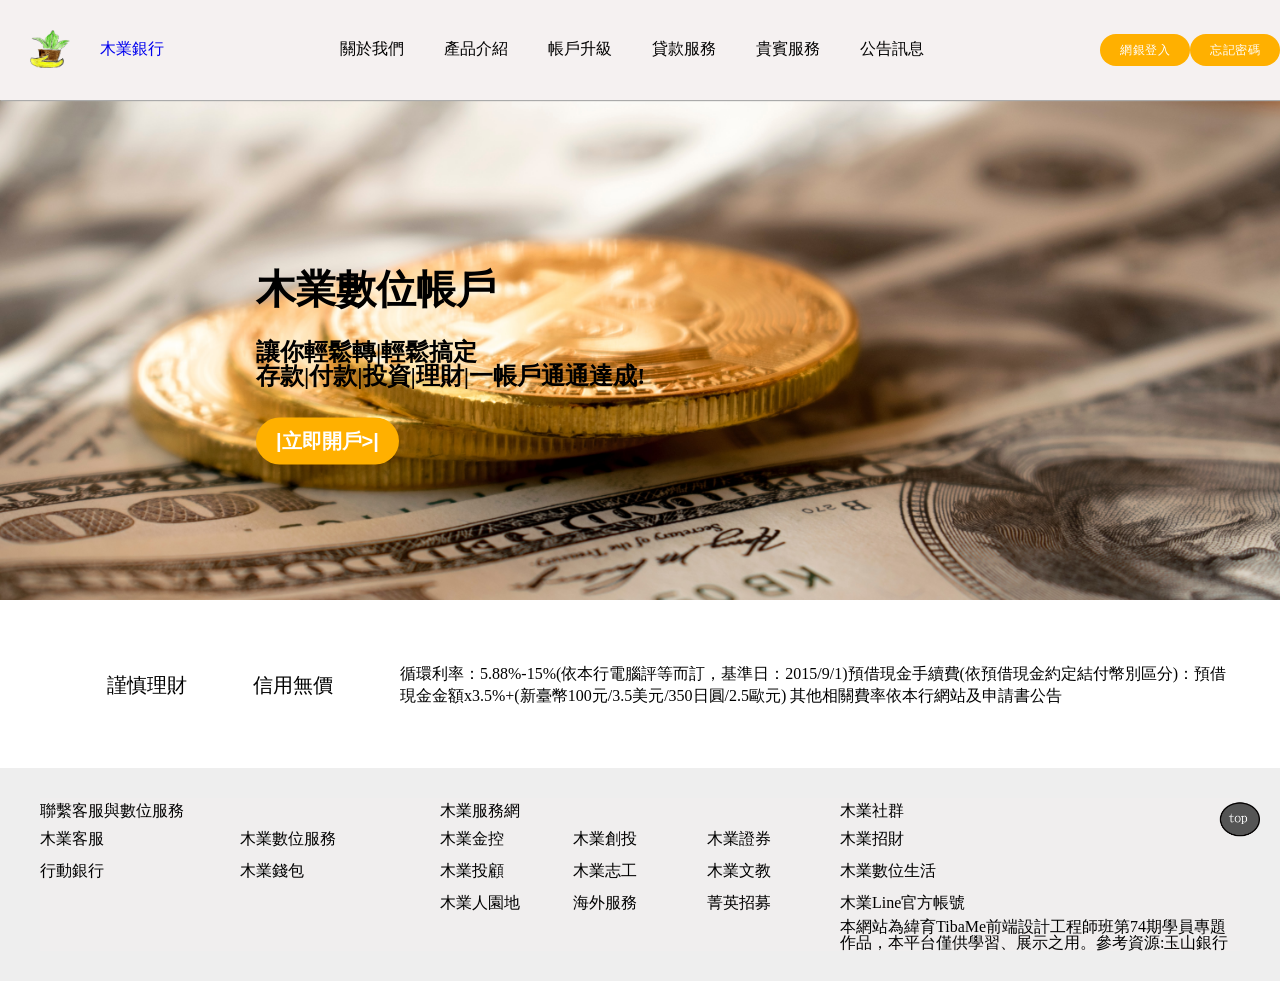
<file: html/Open an account.html>
<!DOCTYPE html>
<html lang="en">
<head>
    <meta charset="UTF-8">
    <meta http-equiv="X-UA-Compatible" content="IE=edge">
    <meta name="viewport" content="width=device-width, initial-scale=1.0">
    <title>木業銀行 Taiwan|開戶頁面</title>
    <link rel="stylesheet" href="../css/reset.css">
    <link rel="stylesheet" href="../css/bank.css">
    <link rel="preconnect" href="https://fonts.googleapis.com">
    <link rel="preconnect" href="https://fonts.gstatic.com" crossorigin>
    <link href="https://fonts.googleapis.com/css2?family=IBM+Plex+Sans+Thai+Looped:wght@300&display=swap" rel="stylesheet">

</head>
<body>
    <section class="mainnav">
        <div class="container">
            <div class="logo">
                <div class="pic">
                 <a href="../html/intex.html"><img  src="../pic/logo.png" alt="">
                </div>
                <h1>木業銀行</h1>               
            </a>
        </div>
           <ul class="navbar">
                <li>
                    <a href="../html/aboutus.html">關於我們</a>
                </li>
                <li>
                    <a href="../html/product description.html">產品介紹</a>
                </li>
                <li>
                    <a href="#">帳戶升級</a>
                </li>
                <li>
                    <a href="./loanbanner.html">貸款服務</a>
                </li>
                <li>
                    <a href="../html/vip.html">貴賓服務</a>
                </li>
                <li>
                    <a href="#">公告訊息</a>
                </li>
            </ul>
            <ul class="login">
                <li>
                    <a href="a"><h2>網銀登入</h2></a>
                </li>
                <li>
                    <a href="../html/restet.html">  忘記密碼</a>
                </li>
            </ul>
                    
       </div>

   </section>
    <section class="mainimg">
        <div class="container">
         <div class="pic">
             <img src="../pic/money-1.jpg" alt="#">
         </div>
         <div class="txt">
                 <h2>木業數位帳戶</h2>
                 <P>讓你輕鬆轉|輕鬆搞定</P>
                 <P>存款|付款|投資|理財|一帳戶通通達成!</P>
                 <button>|立即開戶>|</button>
         </div>
     </div>
    </section>



    <section class="fotter">
        <div class="container">
            <div class="item">
                <div class="banner-1">
                    <div class="pic">
                            <div class="cash">
                                <h2>謹慎理財</h2>
                                <h2>信用無價</h2>
                            </div>
                            <div class="txt">
                                <p>循環利率：5.88%-15%(依本行電腦評等而訂，基準日：2015/9/1)預借現金手續費(依預借現金約定結付幣別區分)：預借現金金額x3.5%+(新臺幣100元/3.5美元/350日圓/2.5歐元) 其他相關費率依本行網站及申請書公告</p>
                            </div> 
                    </div>
                </div>
            </div>
        </div>
</section>
<section class="fotter-1">
    <div class="container">
        <div class="item">
            <h2>聯繫客服與數位服務</h2>
            <ul class="ecoutmer">
                <li>
                    <a href="#">木業客服</a>
                </li>
                <li>
                    <a href="#">木業數位服務</a>
                </li>
                <li> 
                    <a href="#">行動銀行</a>
                </li>
                <li>
                    <a href="#">木業錢包</a>
                </li>
            </ul>
        </div>
        <div class="item">
            <h2>木業服務網</h2>
            <ul class="ecoutmer-1">
                <li>
                    <a href="#">木業金控</a>
                </li>
                <li>
                    <a href="#">木業創投</a>
                </li>
                <li> 
                    <a href="#">木業證券</a>
                </li>
                <li>
                    <a href="#">木業投顧</a>
                </li>
                <li>
                    <a href="#">木業志工</a>
                </li>
                <li>
                    <a href="#">木業文教</a>
                </li>
                <li> 
                    <a href="#">木業人園地</a>
                </li>
                <li>
                    <a href="#">海外服務</a>
                </li>
                <li>
                    <a href="#">菁英招募</a>
                </li>
            </ul> 
        </div>
        <div class="item">
                <h2>木業社群</h2>
            <div class="wrap">
                <ul class="e-coutmer-2">
                    <li>
                        <a href="#">木業招財</a>
                    </li>
                    <li>
                        <a href="#">木業數位生活</a>
                    </li>
                    <li> 
                        <a href="#">木業Line官方帳號</a>
                    </li>
                    <li>
                        <p>本網站為緯育TibaMe前端設計工程師班第74期學員專題作品，本平台僅供學習、展示之用。參考資源:玉山銀行</p>
                    </li>
                </ul>
            </div>
         </div>

</section>
<section class="backtotop">
<div class="pic">
    <img src="../pic/top.png" alt="">
</div>
</section>
</body>
</html>
</file>
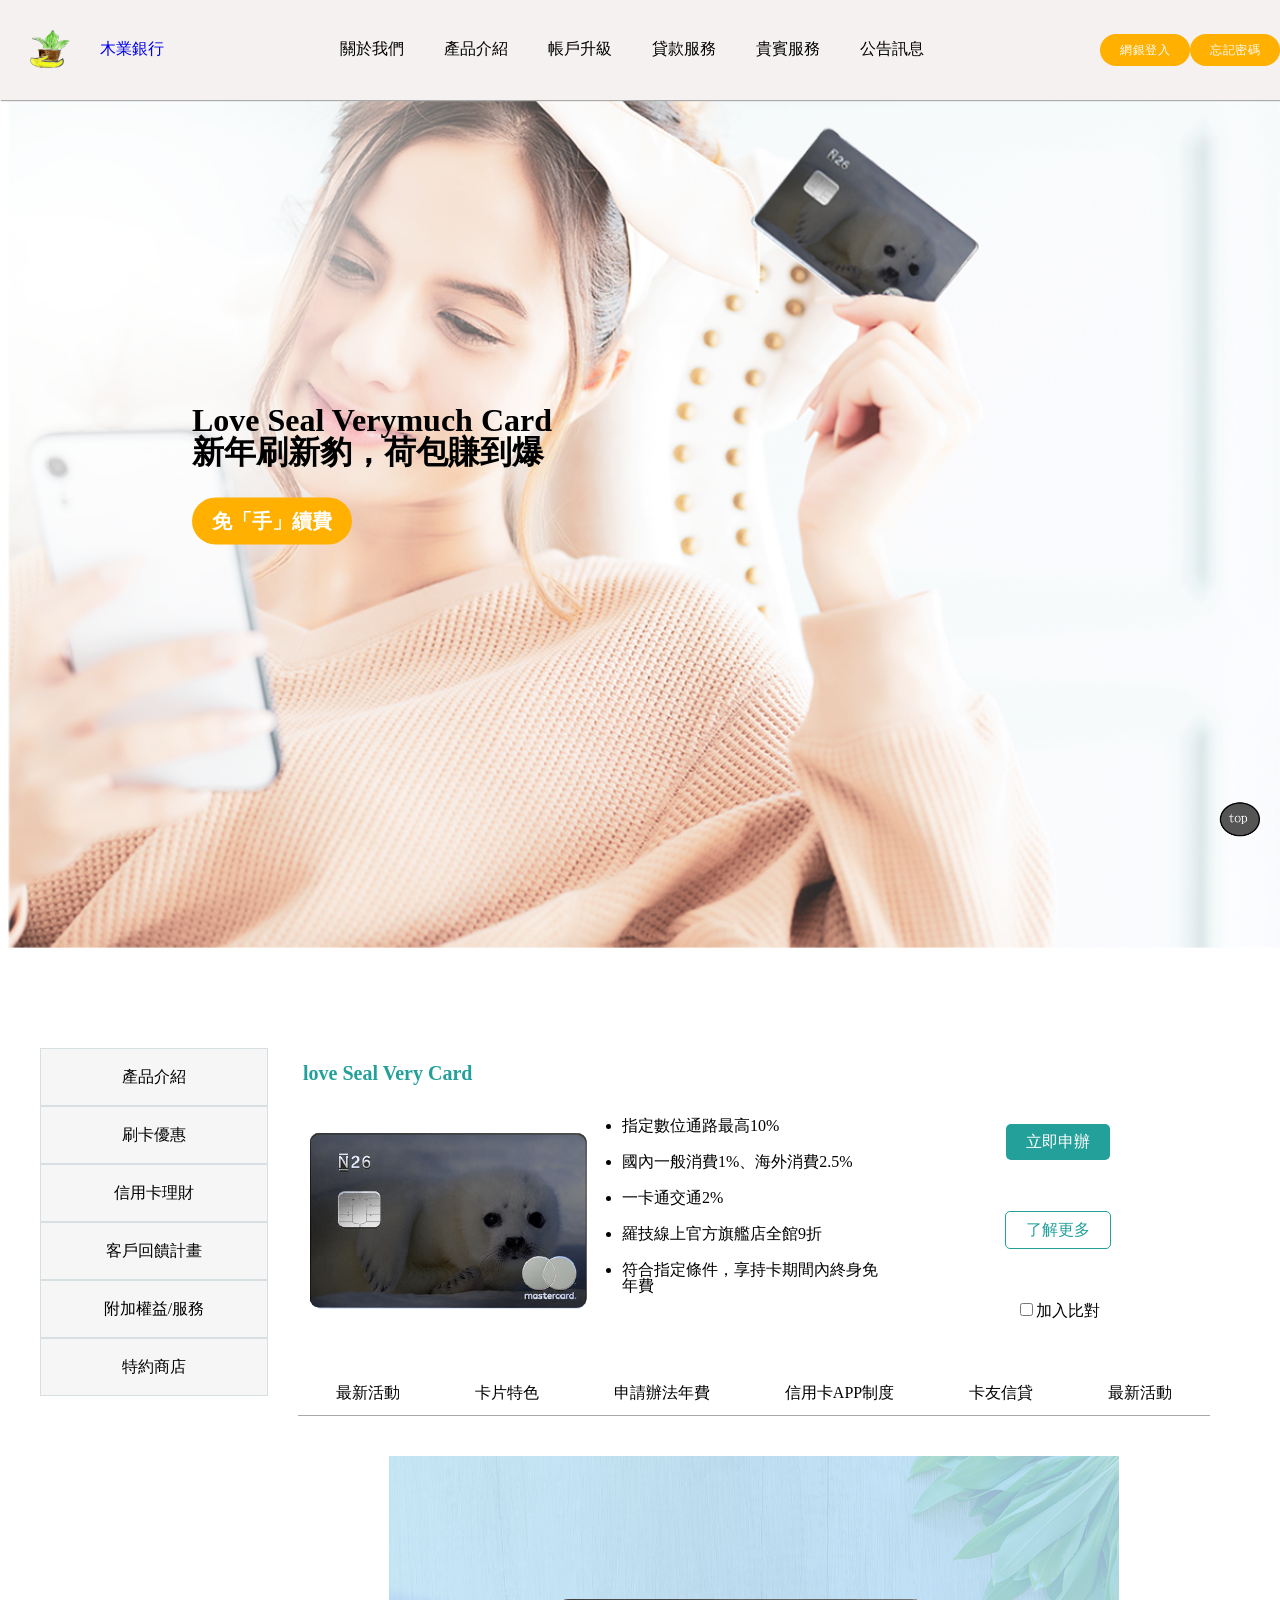
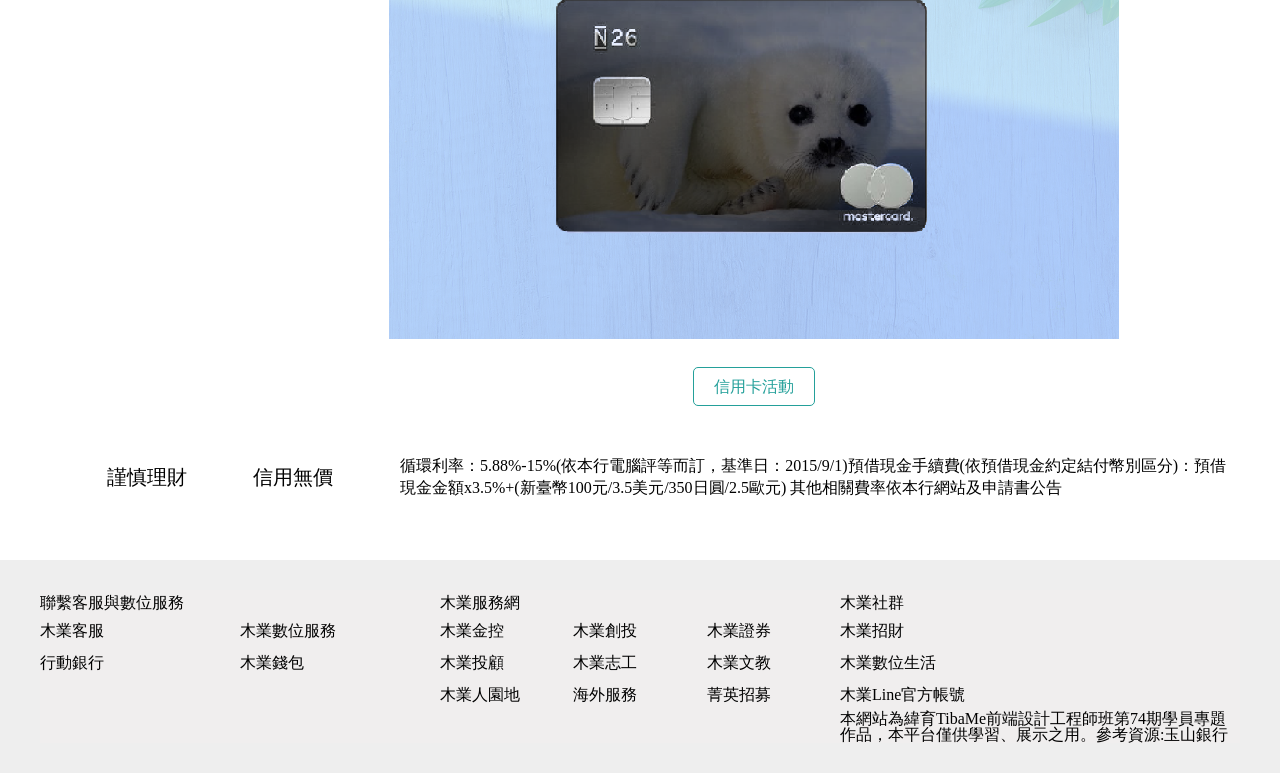
<file: html/product description.html>
<!DOCTYPE html>
<html lang="en">
<head>
    <meta charset="UTF-8">
    <meta http-equiv="X-UA-Compatible" content="IE=edge">
    <meta name="viewport" content="width=device-width, initial-scale=1.0">
    <title>木業銀行 Taiwan|產品介紹</title>
    <link rel="stylesheet" href="../css/reset.css">
    <link rel="stylesheet" href="../css/bank.css">
    <link rel="preconnect" href="https://fonts.googleapis.com">
    <link rel="preconnect" href="https://fonts.gstatic.com" crossorigin>
    <link href="https://fonts.googleapis.com/css2?family=IBM+Plex+Sans+Thai+Looped:wght@300&display=swap" rel="stylesheet">

</head>
<body>
    <section class="mainnav">
        <div class="container">
            <div class="logo">
                <div class="pic">
                 <a href="../html/intex.html"><img  src="../pic/logo.png" alt="">
                </div>
                <h1>木業銀行</h1>               
            </a>
        </div>
           <ul class="navbar">
                <li>
                    <a href="../html/aboutus.html">關於我們</a>
                </li>
                <li>
                    <a href="../html/product description.html">產品介紹</a>
                </li>
                <li>
                    <a href="#">帳戶升級</a>
                </li>
                <li>
                    <a href="./loanbanner.html">貸款服務</a>
                </li>
                <li>
                    <a href="../html/vip.html">貴賓服務</a>
                </li>
                <li>
                    <a href="#">公告訊息</a>
                </li>
            </ul>
            <ul class="login">
                <li>
                    <a href="a"><h2>網銀登入</h2></a>
                </li>
                <li>
                    <a href="../html/restet.html">  忘記密碼</a>
                </li>
            </ul>
                    
       </div>

   </section>
   
    <section class="sealbanner">
        <div class="container">
            <div class="pic">
                <img src="../pic/Sealbanner.png" alt="#">
            </div>
            <div class="txt">
                <h2>Love Seal Verymuch Card</h2>
                <h2>新年刷新豹，荷包賺到爆</h2>
            <a href="../html/newacount.html"></a><button>免「手」續費</button>
        </div>
     </div>
    </section>

   
    
    <section class="product-demo">
        <div class="container">
            <div class="main">
                <ul>
                    <li>產品介紹</li>
                    <li>刷卡優惠</li>
                    <li>信用卡理財</li>
                    <li>客戶回饋計畫</li>
                    <li>附加權益/服務</li>
                    <li>特約商店</li>
                </ul>
            </div>
            <div class="sealcard">
                <h2>love Seal Very Card</h2>
                <div class="carditem">
                    <div class="pic">
                        <img src="../pic/SealCard.png" alt="">
                    </div>
                    <ul>
                        <li>指定數位通路最高10%</li>
                        <li>國內一般消費1%、海外消費2.5%</li>
                        <li>一卡通交通2%</li>
                        <li>羅技線上官方旗艦店全館9折</li>
                        <li>符合指定條件，享持卡期間內終身免年費</li>
                    </ul>
                    <div class="buttom">
                        <a href="">立即申辦</a>
                        <a href="">了解更多</a>
                        <div>
                            <input type="checkbox">加入比對
                        </div>
                    </div>
                </div>
                <ul class="sealcardfun">
                    <li>最新活動</li>
                    <li>卡片特色</li>
                    <li>申請辦法年費</li>
                    <li>信用卡APP制度</li>
                    <li>卡友信貸</li>
                    <li>最新活動</li>
                </ul>
                <div class="bannerfooter">
                    <img src="../pic/Sealbackground.png" alt="">
                </div>
                <div class="cardbtn">
                    <a href="#">信用卡活動</a>
                </div>
            </div>
        </div>
 </section> 
           
    <section class="fotter">
        <div class="container">
            <div class="item">
                <div class="banner-1">
                    <div class="pic">
                            <div class="cash">
                                <h2>謹慎理財</h2>
                                <h2>信用無價</h2>
                            </div>
                            <div class="txt">
                                <p>循環利率：5.88%-15%(依本行電腦評等而訂，基準日：2015/9/1)預借現金手續費(依預借現金約定結付幣別區分)：預借現金金額x3.5%+(新臺幣100元/3.5美元/350日圓/2.5歐元) 其他相關費率依本行網站及申請書公告</p>
                            </div> 
                    </div>
                </div>
            </div>
        </div>
</section>
<section class="fotter-1">
    <div class="container">
        <div class="item">
            <h2>聯繫客服與數位服務</h2>
            <ul class="ecoutmer">
                <li>
                    <a href="#">木業客服</a>
                </li>
                <li>
                    <a href="#">木業數位服務</a>
                </li>
                <li> 
                    <a href="#">行動銀行</a>
                </li>
                <li>
                    <a href="#">木業錢包</a>
                </li>
            </ul>
        </div>
        <div class="item">
            <h2>木業服務網</h2>
            <ul class="ecoutmer-1">
                <li>
                    <a href="#">木業金控</a>
                </li>
                <li>
                    <a href="#">木業創投</a>
                </li>
                <li> 
                    <a href="#">木業證券</a>
                </li>
                <li>
                    <a href="#">木業投顧</a>
                </li>
                <li>
                    <a href="#">木業志工</a>
                </li>
                <li>
                    <a href="#">木業文教</a>
                </li>
                <li> 
                    <a href="#">木業人園地</a>
                </li>
                <li>
                    <a href="#">海外服務</a>
                </li>
                <li>
                    <a href="#">菁英招募</a>
                </li>
            </ul> 
        </div>
        <div class="item">
                <h2>木業社群</h2>
            <div class="wrap">
                <ul class="e-coutmer-2">
                    <li>
                        <a href="#">木業招財</a>
                    </li>
                    <li>
                        <a href="#">木業數位生活</a>
                    </li>
                    <li> 
                        <a href="#">木業Line官方帳號</a>
                    </li>
                    <li>
                        <p>本網站為緯育TibaMe前端設計工程師班第74期學員專題作品，本平台僅供學習、展示之用。參考資源:玉山銀行</p>
                    </li>
                </ul>
            </div>
         </div>

</section>
<section class="backtotop">
<div class="pic">
    <img src="../pic/top.png" alt="">
</div>
</section>
</body>
</html>
</file>
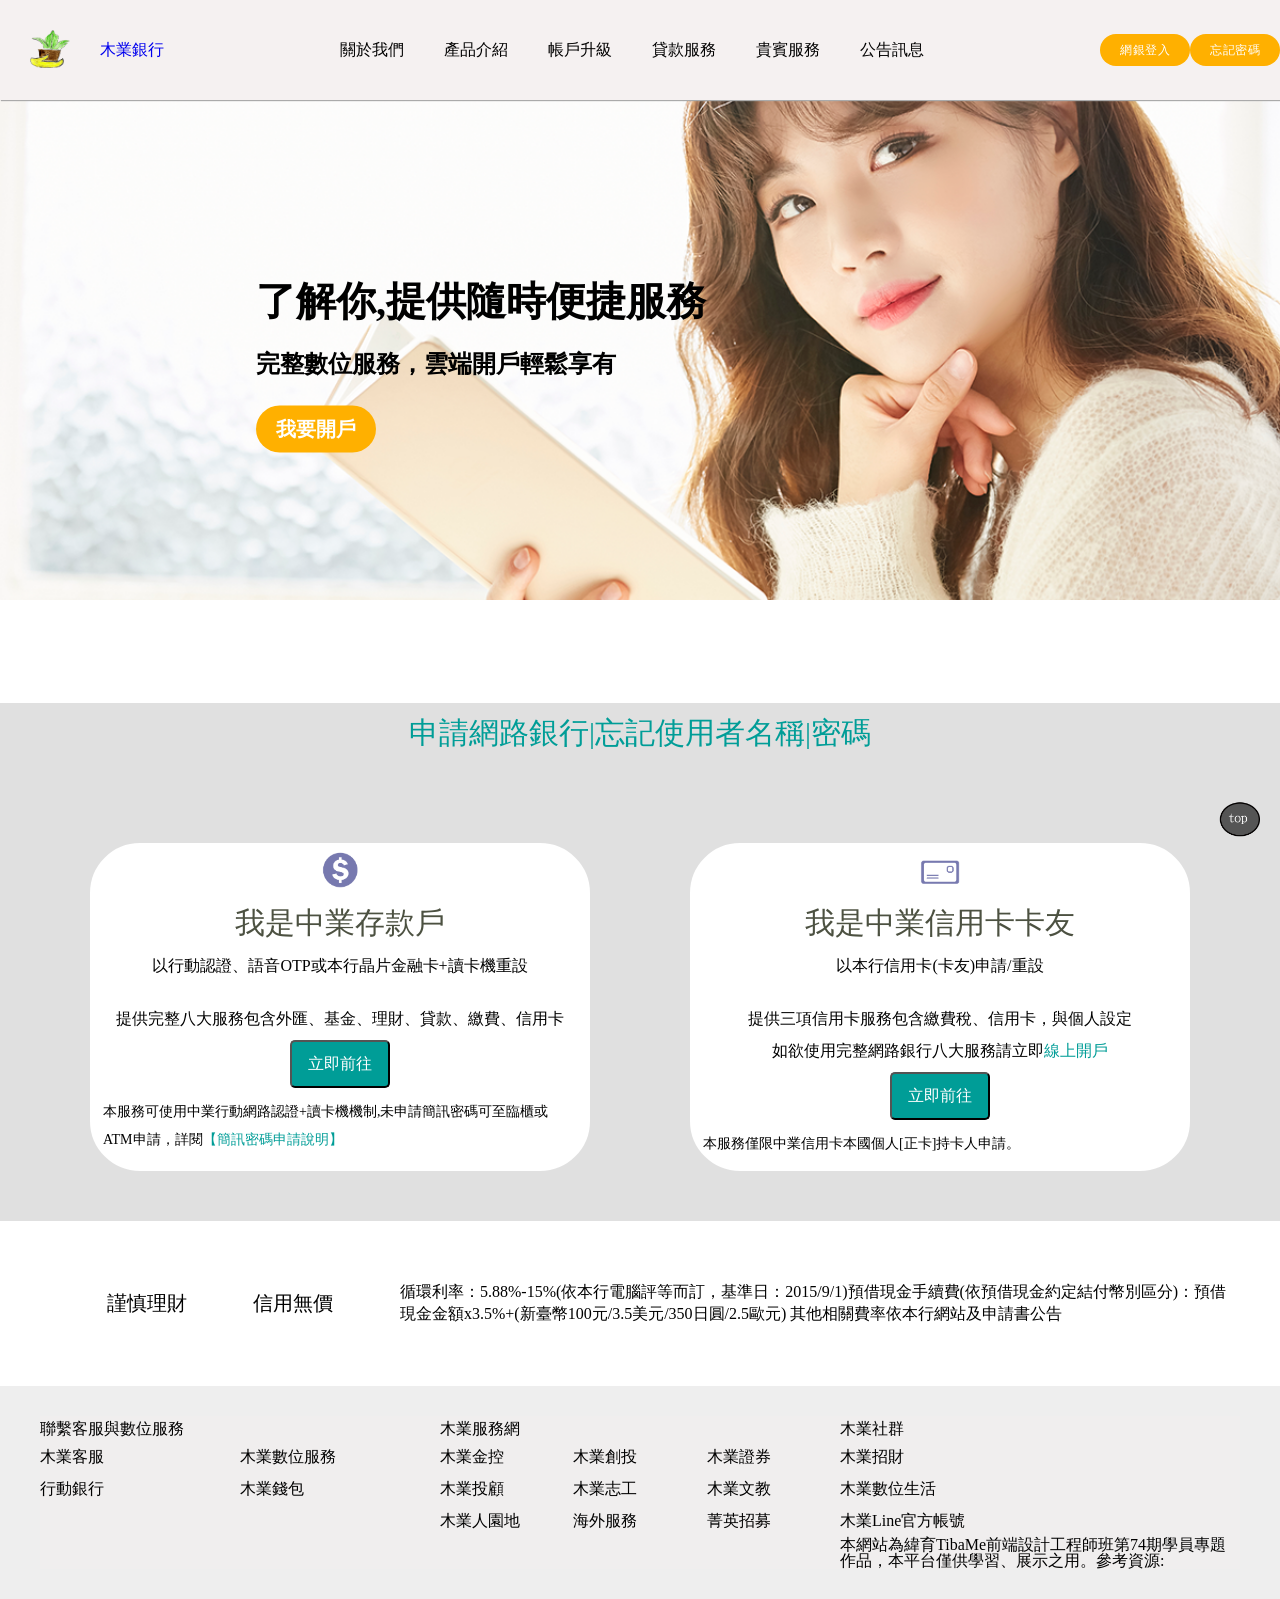
<file: html/restet.html>
<!DOCTYPE html>
<html lang="en">
<head>
    <meta charset="UTF-8">
    <meta http-equiv="X-UA-Compatible" content="IE=edge">
    <meta name="viewport" content="width=device-width, initial-scale=1.0">
    <title>木業銀行|Taiwan|重設使用者名稱及密碼</title> 
    <link rel="stylesheet" href="../css/reset.css">
    <link rel="stylesheet" href="../css/bank.css">
   
</head>
<body>
    
    <section class="mainnav">
        <div class="container">
            <div class="logo">
                <div class="pic">
                 <a href="../html/intex.html"><img  src="../pic/logo.png" alt="">
                </div>
                <h1>木業銀行</h1>               
            </a>
        </div>
           <ul class="navbar">
                <li>
                    <a href="../html/aboutus.html">關於我們</a>
                </li>
                <li>
                    <a href="../html/product description.html">產品介紹</a>
                </li>
                <li>
                    <a href="#">帳戶升級</a>
                </li>
                <li>
                    <a href="./loanbanner.html">貸款服務</a>
                </li>
                <li>
                    <a href="../html/vip.html">貴賓服務</a>
                </li>
                <li>
                    <a href="#">公告訊息</a>
                </li>
            </ul>
            <ul class="login">
                <li>
                    <a href="a"><h2>網銀登入</h2></a>
                </li>
                <li>
                    <a href="../html/restet.html">  忘記密碼</a>
                </li>
            </ul>
                    
       </div>

   </section>
   <section class="mainimg">
       <div class="container">
        <div class="pic">
            <img src="../pic/retset.jpg.png" alt="#">
        </div>
        <div class="txt">
                <h2>了解你,提供隨時便捷服務</h2>
                <P>完整數位服務，雲端開戶輕鬆享有</P>
                <a href="./Open an account.html"><button>我要開戶</button></a>
        </div>
    </section>


    <section class="reset"> 
        <h2>申請網路銀行|忘記使用者名稱|密碼</h2>
        <div class="container">
            <div class="item">
                <div class="pic">
                    <img src="../Icon/Money.gif" alt="">
                </div>
                    <h2>我是中業存款戶</h2>
                    <h3>以行動認證、語音OTP或本行晶片金融卡+讀卡機重設</h3><br>
                    <h3>提供完整八大服務包含外匯、基金、理財、貸款、繳費、信用卡</h3>
                    <button>立即前往</button>
                    <p>本服務可使用中業行動網路認證+讀卡機機制,未申請簡訊密碼可至臨櫃或ATM申請，詳閱<a href="#">【簡訊密碼申請說明】</a></p>
            </div>
            <div class="item">
                <div class="pic">
                    <img src="../Icon/Letter.gif" alt="">
                </div>
                <h2>我是中業信用卡卡友</h2>
                <h3>以本行信用卡(卡友)申請/重設</h3><br>
                <h3>提供三項信用卡服務包含繳費稅、信用卡，與個人設定<br>如欲使用完整網路銀行八大服務請立即<a href="#">線上開戶</a></h3>
                
                <button>立即前往</button>
                <p>本服務僅限中業信用卡本國個人[正卡]持卡人申請。</a></p>
            </div>
        </div>
    </section>

        <section class="fotter">
            <div class="container">
                <div class="item">
                    <div class="banner-1">
                        <div class="pic">
                                <div class="cash">
                                    <h2>謹慎理財</h2>
                                    <h2>信用無價</h2>
                                </div>
                                <div class="txt">
                                    <p>循環利率：5.88%-15%(依本行電腦評等而訂，基準日：2015/9/1)預借現金手續費(依預借現金約定結付幣別區分)：預借現金金額x3.5%+(新臺幣100元/3.5美元/350日圓/2.5歐元) 其他相關費率依本行網站及申請書公告</p>
                                </div> 
                        </div>
                    </div>
                </div>
            </div>
    </section>
    <section class="fotter-1">
        <div class="container">
            <div class="item">
                <h2>聯繫客服與數位服務</h2>
                <ul class="ecoutmer">
                    <li>
                        <a href="#">木業客服</a>
                    </li>
                    <li>
                        <a href="#">木業數位服務</a>
                    </li>
                    <li> 
                        <a href="#">行動銀行</a>
                    </li>
                    <li>
                        <a href="#">木業錢包</a>
                    </li>
                </ul>
            </div>
            <div class="item">
                <h2>木業服務網</h2>
                <ul class="ecoutmer-1">
                    <li>
                        <a href="#">木業金控</a>
                    </li>
                    <li>
                        <a href="#">木業創投</a>
                    </li>
                    <li> 
                        <a href="#">木業證券</a>
                    </li>
                    <li>
                        <a href="#">木業投顧</a>
                    </li>
                    <li>
                        <a href="#">木業志工</a>
                    </li>
                    <li>
                        <a href="#">木業文教</a>
                    </li>
                    <li> 
                        <a href="#">木業人園地</a>
                    </li>
                    <li>
                        <a href="#">海外服務</a>
                    </li>
                    <li>
                        <a href="#">菁英招募</a>
                    </li>
                </ul> 
            </div>
            <div class="item">
                    <h2>木業社群</h2>
                <div class="wrap">
                    <ul class="e-coutmer-2">
                        <li>
                            <a href="#">木業招財</a>
                        </li>
                        <li>
                            <a href="#">木業數位生活</a>
                        </li>
                        <li> 
                            <a href="#">木業Line官方帳號</a>
                        </li>
                        <li>
                            <p>本網站為緯育TibaMe前端設計工程師班第74期學員專題作品，本平台僅供學習、展示之用。參考資源:</p>
                        </li>
                    </ul>
                </div>
             </div>

</section>
<section class="backtotop">
    <div class="pic">
        <img src="../pic/top.png" alt="">
    </div>
</section>
</body>
</html>
</file>
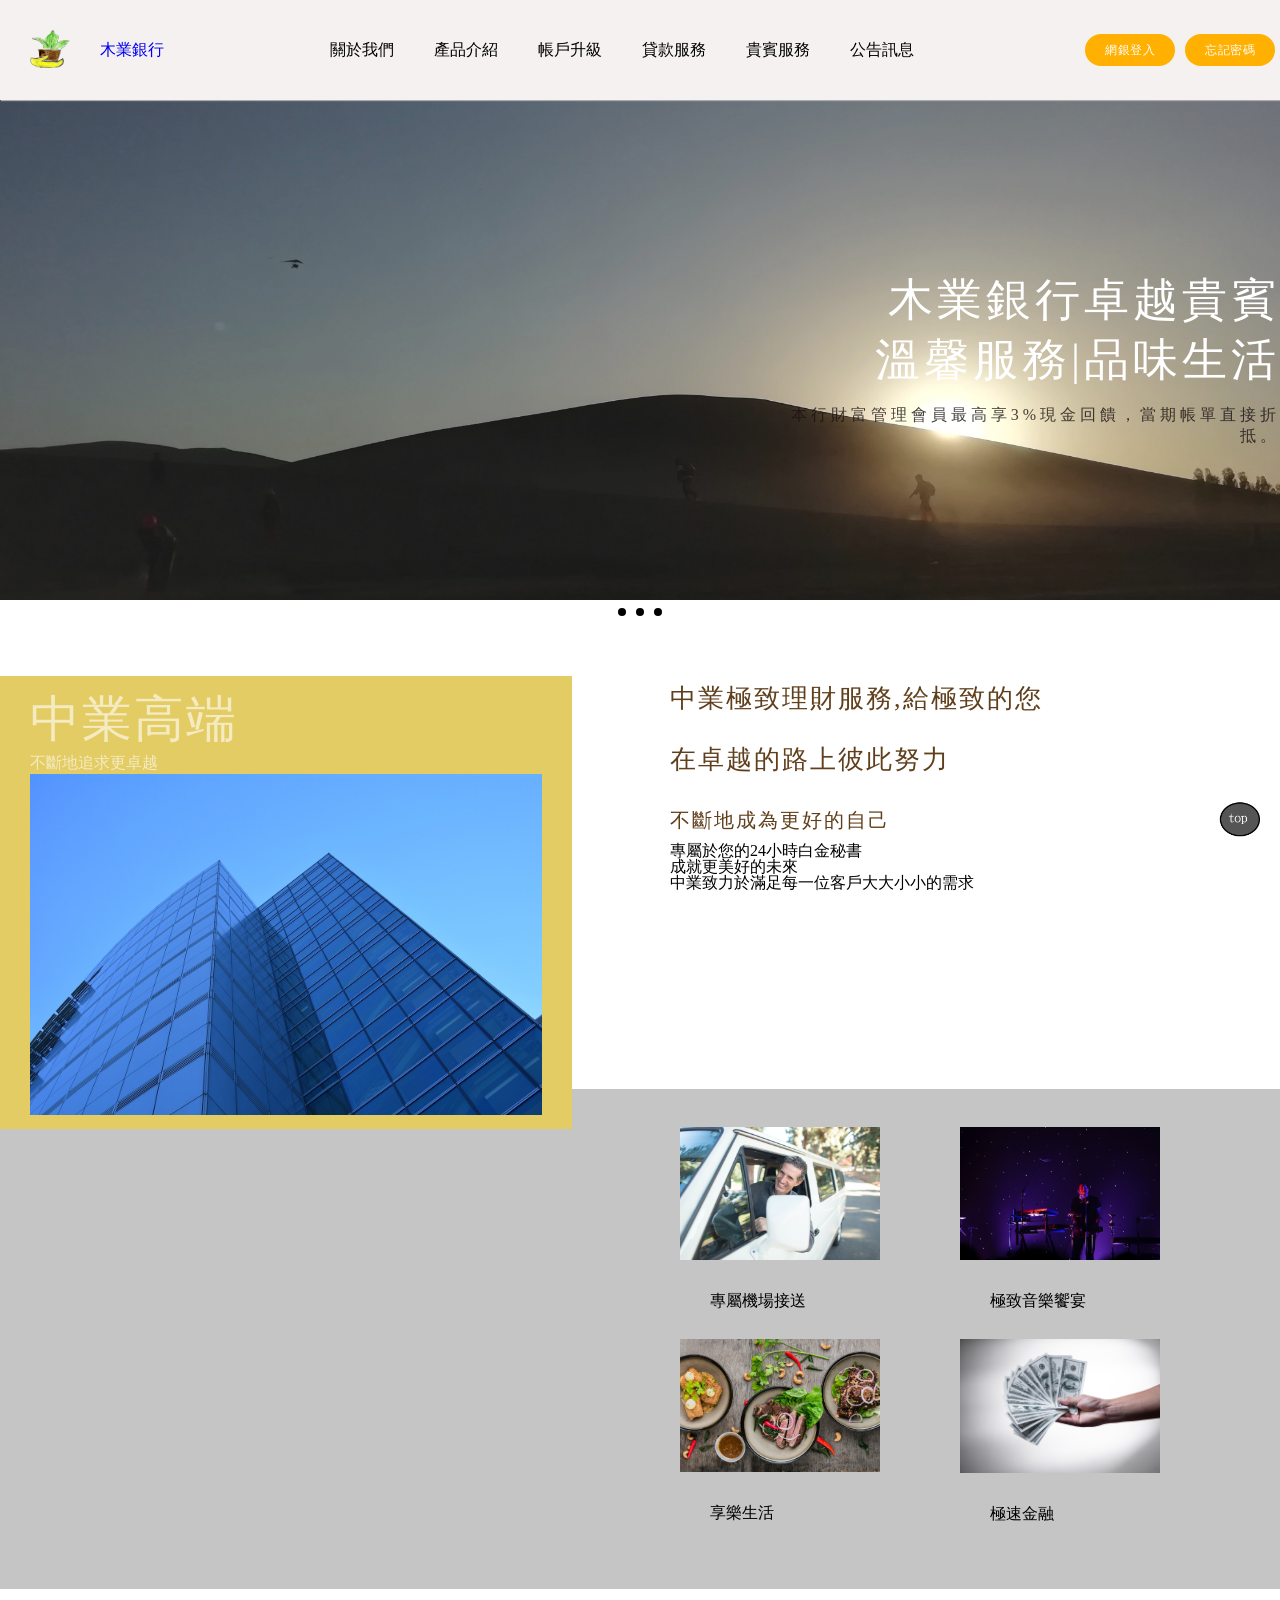
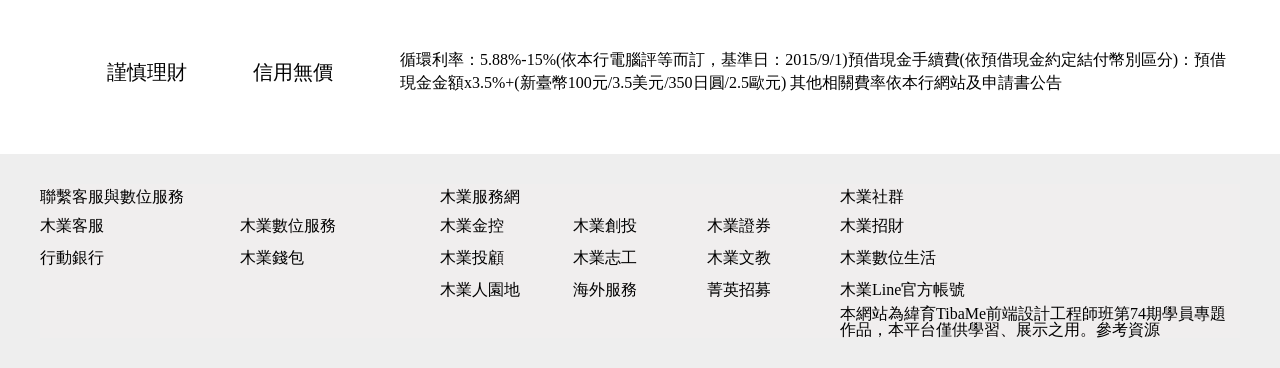
<file: html/vip.html>
<!DOCTYPE html>
<html lang="en">
<head>
    <meta charset="UTF-8">
    <meta http-equiv="X-UA-Compatible" content="IE=edge">
    <meta name="viewport" content="width=device-width, initial-scale=1.0">
    <title>木業銀行|Taiwan|VIP</title>
    <link rel="stylesheet" href="../css/vip.css">
    <link rel="stylesheet" href="../css/reset.css">
</head>
<body>
    <section class="mainnav">
        <div class="container">
            <div class="logo">
                <div class="pic">
                 <a href="../html/intex.html"><img  src="../pic/logo.png" alt="">
                </div>
                <h1>木業銀行</h1>               
            </a>
        </div>
           <ul class="navbar">
                <li>
                    <a href="../html/aboutus.html">關於我們</a>
                </li>
                <li>
                    <a href="../html/product description.html">產品介紹</a>
                </li>
                <li>
                    <a href="#">帳戶升級</a>
                </li>
                <li>
                    <a href="./loanbanner.html">貸款服務</a>
                </li>
                <li>
                    <a href="../html/vip.html">貴賓服務</a>
                </li>
                <li>
                    <a href="#">公告訊息</a>
                </li>
            </ul>
            <ul class="login">
                <li>
                    <a href="a"><h2>網銀登入</h2></a>
                </li>
                <li>
                    <a href="../html/restet.html">  忘記密碼</a>
                </li>
            </ul>
                    
       </div>

   </section>

    <section class="mainimg">
        <div class="container">
         <div class="pic">
             <img src="../pic/climbing.jpg" alt="#">
         </div>
         <div class="txt">
                 <h2>木業銀行卓越貴賓</h2>
                 <h2>溫馨服務|品味生活</h2>
                 <p>本行財富管理會員最高享3%現金回饋，當期帳單直接折抵。</p>
                 
             
             </div>
             <ul class="buttons">
                 <li>
                     <a href="../html/loanbanner.html"><div class="dot1"></div></a>
                 </li>
                 <li>
                     <a href="../html/personal.html"><div class="dot2"></div></a>
                 </li>
                 <li>
                     <div class="dot3"></div>
                 </li>
             </ul> 
     </div>
    </section>

    <section class="vip">
        
        <div class="item-left">
            <h1>中業高端</h1>
            <p>不斷地追求更卓越</p>
            <div class="pic">
                <img src="../pic/budding-1.jpg" alt="">
            </div>
        </div>
        <div class="item-right">
            <h2>中業極致理財服務,給極致的您</h2><br>
            <h2>在卓越的路上彼此努力</h2><br>
            <h3>不斷地成為更好的自己</h3>
            <h4>專屬於您的24小時白金秘書</h4>
            <h4>成就更美好的未來</h4>
            <p>中業致力於滿足每一位客戶大大小小的需求</p>
            </div>
      
    </section>

    <section class="little">
        <div class="container">
            <div class="item-1">
            </div>  
            <div class="item">
                <div class="are">
                <div class="pic">
                    <img src="../pic/driver.jpg" alt="">
                </div>
                <h2>專屬機場接送</h2>
                <div class="pic">
                    <img src="../pic/food.jpg" alt="">
                </div>
                <h2>享樂生活</h2>
            </div>
            <div class="are">
                <div class="pic">
                    <img src="../pic/life.jpg" alt="">
                </div>
                <h2>極致音樂饗宴</h2>
                <div class="pic">
                    <img src="../pic/cash.jpg" alt="">
                </div>
                <h2>極速金融</h2>
            </div>
            </div>
        </div>

    </section>



    <section class="fotter">
        <div class="container">
            <div class="item">
                <div class="banner-1">
                    <div class="pic">
                            <div class="cash">
                                <h2>謹慎理財</h2>
                                <h2>信用無價</h2>
                            </div>
                            <div class="txt">
                                <p>循環利率：5.88%-15%(依本行電腦評等而訂，基準日：2015/9/1)預借現金手續費(依預借現金約定結付幣別區分)：預借現金金額x3.5%+(新臺幣100元/3.5美元/350日圓/2.5歐元) 其他相關費率依本行網站及申請書公告</p>
                            </div> 
                    </div>
                </div>
            </div>
        </div>
</section>  
<section class="fotter-1">
    <div class="container">
        <div class="item">
            <h2>聯繫客服與數位服務</h2>
            <ul class="ecoutmer">
                <li>
                    <a href="#">木業客服</a>
                </li>
                <li>
                    <a href="#">木業數位服務</a>
                </li>
                <li> 
                    <a href="#">行動銀行</a>
                </li>
                <li>
                    <a href="#">木業錢包</a>
                </li>
            </ul>
        </div>
        <div class="item">
            <h2>木業服務網</h2>
            <ul class="ecoutmer-1">
                <li>
                    <a href="#">木業金控</a>
                </li>
                <li>
                    <a href="#">木業創投</a>
                </li>
                <li> 
                    <a href="#">木業證券</a>
                </li>
                <li>
                    <a href="#">木業投顧</a>
                </li>
                <li>
                    <a href="#">木業志工</a>
                </li>
                <li>
                    <a href="#">木業文教</a>
                </li>
                <li> 
                    <a href="#">木業人園地</a>
                </li>
                <li>
                    <a href="#">海外服務</a>
                </li>
                <li>
                    <a href="#">菁英招募</a>
                </li>
            </ul> 
        </div>
        <div class="item">
                <h2>木業社群</h2>
            <div class="wrap">
                <ul class="e-coutmer-2">
                    <li>
                        <a href="#">木業招財</a>
                    </li>
                    <li>
                        <a href="#">木業數位生活</a>
                    </li>
                    <li> 
                        <a href="#">木業Line官方帳號</a>
                    </li>
                    <li>
                        <p>本網站為緯育TibaMe前端設計工程師班第74期學員專題作品，本平台僅供學習、展示之用。參考資源</p>
                    </li>
                </ul>
            </div>
         </div>

</section>
<section class="backtotop">
<div class="pic">
    <img src="../pic/top.png" alt="">
</div>
</section>
</body>
</html>
</file>
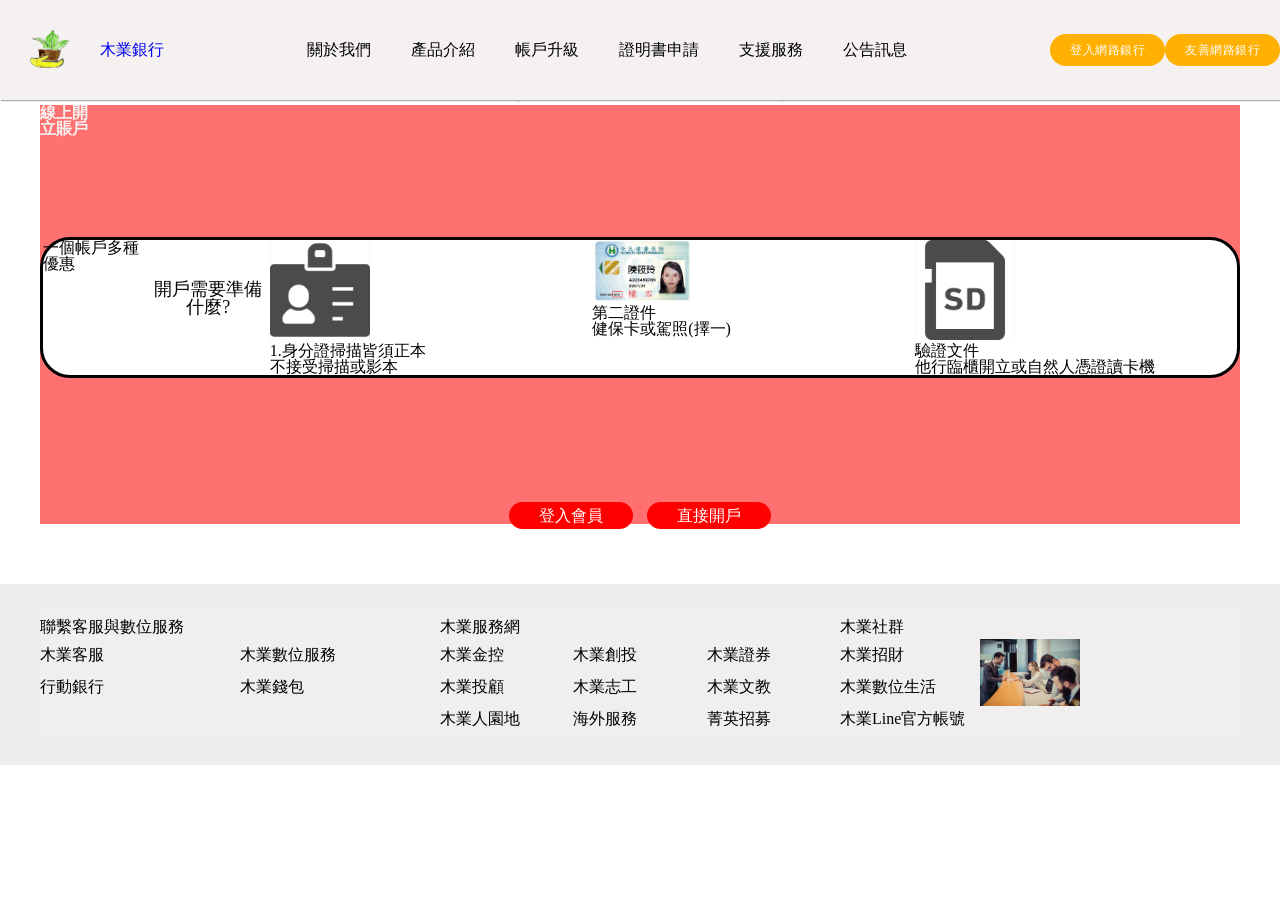
<file: 木業銀行/html/newacount.html>
<!DOCTYPE html>
<html lang="en">
<head>
    <meta charset="UTF-8">
    <meta http-equiv="X-UA-Compatible" content="IE=edge">
    <meta name="viewport" content="width=device-width, initial-scale=1.0">
    <title>木業銀行|Taiwan|開立帳戶</title>
    <link rel="stylesheet" href="../css/bank.css">
    <link rel="stylesheet" href="../css/reset.css">
</head>
<body>
    <body>
         <section class="mainnav">
        <div class="container">
            <div class="logo">
                <div class="pic">
                 <a href="../html/intex.html"><img  src="../pic/logo.png" alt="">
                </div>
                <h1>木業銀行</h1>               
            </a>
        </div>
           <ul class="navbar">
                <li>
                    <a href="../html/aboutus.html">關於我們</a>
                </li>
                <li>
                    <a href="../html/product description.html">產品介紹</a>
                </li>
                <li>
                    <a href="#">帳戶升級</a>
                </li>
                <li>
                    <a href="#">證明書申請</a>
                </li>
                <li>
                    <a href="#">支援服務</a>
                </li>
                <li>
                    <a href="#">公告訊息</a>
                </li>
            </ul>
            <ul class="login">
                <li>
                    <a href="../html/uselogeing.html"><h2>登入網路銀行</h2></a>
                </li>
                <li>
                    <a href="#">友善網路銀行</a>
                </li>
            </ul>
                    
       </div>

   </section>
    <section class="fotter">
        <div class="container">
            <div class="item">
                <div class="banner-1">
                    <div class="pic">
                            <div class="cash">
                                <h2>謹慎理財</h2>
                                <h2>信用無價</h2>
                            </div>
                            <div class="txt">
                                <p>循環利率：5.88%-15%(依本行電腦評等而訂，基準日：2015/9/1)預借現金手續費(依預借現金約定結付幣別區分)：預借現金金額x3.5%+(新臺幣100元/3.5美元/350日圓/2.5歐元) 其他相關費率依本行網站及申請書公告</p>
                            </div> 
                    </div>
                </div>
            </div>
        </div>
</section>

<section class="open-acccount-opnemain">
    <div class="container">
                <h2>線上開立賬戶</h2>
                <div class="box">
                    <h3>一個帳戶多種優惠</h3>
                    <h2>開戶需要準備什麼?</h2>
                        <div class="item">
                        <div class="pic">
                        <img src="../pic/ID.jpeg "alt="">
                        </div>
                    
                    <div class="txt">
                        <h2> 1.身分證掃描皆須正本</h2>
                        <p> 不接受掃描或影本</p></div>
                    </div>
                    <div class="item">
                        <div class="pic">
                        <img src="../pic/health.jpg" alt="">
                    </div>
                        <div class="txt">
                        <h2>第二證件</h2>
                    <p>健保卡或駕照(擇一)
                    </p>
                </div>
                </div>
                <div class="item">
                <div class="pic">
                    <img src="../pic/SD.jpeg" alt="">
                </div>
                <div class="txt">
                    <h2>驗證文件</h2>
                    <p>他行臨櫃開立或自然人憑證讀卡機
                    </p>
                </div>
                </div>
                
        </div>
           
                <div class="item3">
                <a href="">登入會員</a>
                <a href="">直接開戶</a>
            </div>
            </div>
        </section> 
                

        <section class="fotter-1">
                <div class="container">
                    <div class="item">
                        <h2>聯繫客服與數位服務</h2>
                        <ul class="ecoutmer">
                            <li>
                                <a href="#">木業客服</a>
                            </li>
                            <li>
                                <a href="#">木業數位服務</a>
                            </li>
                            <li> 
                                <a href="#">行動銀行</a>
                            </li>
                            <li>
                                <a href="#">木業錢包</a>
                            </li>
                        </ul>
                    </div>
                    <div class="item">
                        <h2>木業服務網</h2>
                        <ul class="ecoutmer-1">
                            <li>
                                <a href="#">木業金控</a>
                            </li>
                            <li>
                                <a href="#">木業創投</a>
                            </li>
                            <li> 
                                <a href="#">木業證券</a>
                            </li>
                            <li>
                                <a href="#">木業投顧</a>
                            </li>
                            <li>
                                <a href="#">木業志工</a>
                            </li>
                            <li>
                                <a href="#">木業文教</a>
                            </li>
                            <li> 
                                <a href="#">木業人園地</a>
                            </li>
                            <li>
                                <a href="#">海外服務</a>
                            </li>
                            <li>
                                <a href="#">菁英招募</a>
                            </li>
                        </ul> 
                    </div>
                    <div class="item">
                            <h2>木業社群</h2>
                        <div class="wrap">
                            <ul class="e-coutmer-2">
                                <li>
                                    <a href="#">木業招財</a>
                                </li>
                                <li>
                                    <a href="#">木業數位生活</a>
                                </li>
                                <li> 
                                    <a href="#">木業Line官方帳號</a>
                                </li>
                            </ul>
                            <div class="pic">
                                <img src="../pic/bank1.jpg" alt="">
                            </div>
                        </div>
                    </div>

</section>
    
</body>
</html>
</file>
<file: css/bank.css>
body{
    position: relative;
}
.mainnav{
    background-color:white ;
    box-shadow: #aaa 1px 1px 1px;
    font-family: 'IBM Plex Sans Thai Looped', sans-serif;
    position: fixed;
    top: 0px;
    left: 0;
    z-index: 2;
    width: 100%;
}
.mainnav .logo .pic{
    width: 40px;
    height: 40px;
    padding: 0 30px;
}
.mainnav .logo img{
    width: 100%;
    
}
.mainnav h1{
    font-size: 16px;
}


.mainnav .container{
    display: flex;
    height: 100px;
    margin: auto;
    justify-content: space-between;
    align-items: center;
    background-color: rgb(245, 241, 241);
}

.mainnav .logo{
    display: flex;
  
    align-items: center;
}
.mainnav .navbar{
    display: flex;
    
}
.mainnav .navbar a{
    text-decoration: none;
    color: black;
}
.mainnav .navbar li{
    padding: 0 20px;
}

.mainnav .login{
    display: flex;
    
    
}

.mainnav .login li{
    padding:0 10px;
       
}

.mainnav .login a{
    color: gray;
    text-decoration: none;
}
.mainimg .container{
    /* width: 1200px; */
    margin: auto;
    position: relative;
    
    
}
.mainimg .container .txt{
    position: absolute;
    top: 50%;
    left: 20%;
    font-weight: 900;
    transform: translate(0%,-50%);
}
.mainimg .container .txt button{
    background-color:#ffb000;
    border-radius: 50px;
    padding: 10px 20px;
    margin-top: 30px;
    color: white;
    border: none;
    font-size: 20px;
    font-weight: 900;
    cursor: pointer;

}
.mainnav .navbar :hover{
    text-decoration: none;
    color:rgb(255, 204, 36);
    
}
.mainimg .container button:hover{
    text-decoration: none;
    color:rgb(2, 2, 2);
    background: orange;
    
}


.mainnav .navbar li :hover{
    color:rgb(255, 204, 36);
}
.mainimg h2{
    font-size: 40px;
    padding: 30px 0px;
}
.mainimg p {
    font-size: 24px;
}

.maingimg{
    margin: auto;
    width: 100vw;

}

.mainimg .container img{
    width: 100%;
    height: 500px;
    object-fit: cover;
}
   
}

.mainimg .container .pic-1{
    width: 100%;
    height: 600px;
    margin: auto;
    background-size: cover;
}
.imgbottom{
    margin-top: 60px;
}
.imgbottom .slider{
    width: 100%;
    position: absolute;
    top: 50%;
    left: 50%;
    transform: translate(-50%,-50%);
    /* border: solid 1px red; */
}
.imgbottom .slider .container li{
    width: 25%;
    box-sizing: border-box;
    padding: 30px;
    margin: 20px;
    color: white;
    line-height: 1.6;
    background-color: #3a393880;
}
.imgbottom .slider .container li p{
    padding-bottom: 20px;
}
.imgbottom .slider .container li h2{
    padding-bottom: 20px;
    margin-top: 30px;
    font-weight: 900;
}
.imgbottom .slider .container li a{
    text-decoration: none;
    color: white;
    border: 1px solid white;
    padding: 5px;
    text-align: center;
    font-size: 16px;
    border-radius: 5px;
}
.imgbottom .slider .container .pic{
    width: 150px;   
    height: 150px;
    margin: auto;
}
.imgbottom .container{
    width: 1200px;
    margin: auto;
    height: 100%;
    display: flex;
}

.imgbottom .pic img{
    width: 100%;
    height: 100%;
    object-fit: cover;
    vertical-align: bottom;     
}
.imgbottom .banner{
    position: relative;
}
.imgbottom .bannerup img{
    width: 100%;
    height: 100%;
    object-fit: cover;
    vertical-align: bottom;
}
.imgbottom .bannerup{
    position: absolute;
    top: 0;
    left: 0;
    z-index: 2;
    transform: rotate(180deg);
}
.imgbottom .bannerdown img{
    width: 100%;
    height: 100%;
    object-fit: cover;
    vertical-align: bottom;
}
.imgbottom .bannerdown{
    position: absolute;
    bottom: 0;
    left: 0;
    z-index: 2;
}


.imgbottom .banner> img{
    width: 100%;
    height: 600px;
    object-fit: cover;
}

.dot1 {
    border-radius: 50% ;
    width: 8px;
    height:8px;
    background-color: rgb(0, 0, 0);
}
.dot2 {
    border-radius: 50% ;
    width: 8px;
    height:8px;
    background-color: rgb(0, 0, 0);

}
.dot3{
    border-radius: 50% ;
    width: 8px;
    height:8px;
    background-color: rgb(0, 0, 0);

}

.buttons{
    /* border: 1px red solid; */
    display: flex;
    justify-content: center;
    margin: 5px 0px;
}
.buttons .dot2{
    margin:0 10px;
}
.pruduct{
    margin-top: 70px;
    background-image: url(./background4.png);
    background-size: cover;
    background-position: center center;
}
.pruduct .container{
    width: 1200px;
    margin: auto;
    display: flex;
    justify-content: left;
    position: relative;
   
}
.pruduct .container .pic{
    width: 60%;
    margin-right: auto;
}
.pruduct .container .pic img{
    width: 100%;
    height: auto;
    vertical-align: bottom;
}
.pruduct .container .pruduct-txt h1{
    font-size: 48px;
    font-family: Arial;
    color: gray;  
    font-weight:bold;
   position: absolute;
   right: 10%;
   top:35%;
   background-color: rgb(146, 144, 144);
   color: white;
   padding:20px;
   border-radius: 10px;
    
}
.pruduct .container .pruduct-txt h2{
    font-size: 18px;
   margin-top: 30px;
   font-weight:bold;
   position: absolute;
   right:140px;
   top:50% ;
   background-color: rgb(168, 168, 168);
   color: white;
   padding:20px;
   border-radius: 10px;
}
.pruduct .container img{
    width: 100%;
    height: 50%;
}
.title{
    width: 1200px;
    text-align: center;
    
    margin: auto;
}
.title h2{
    margin-top: 60px;
    font-size: 18px;
    font-weight: 900;
    
}
.product-list{
    background-color: #fffcda;
   margin-top: 30px;
}

.product-list .container{
    width: 1200px;
    margin: auto;
    display: flex;
}
.product-list .item-40 h2{
    padding: 0 10px 0 5px;
    color: #009e96;
    font-size: 18px;
    font-weight: 900;
}
.product-list .item-40 h3{
    color: #009e96;
    font-size: 18px;
    font-weight: 900;
}
.product-list .item-40{
    width: 40%;
    box-sizing: border-box;
    display: flex;
    justify-content: center;
    align-items: center;
}
.product-list .item-60{
    width: 60%;
    display: flex;
    flex-direction: column;
    box-sizing: border-box;
    justify-content: center;
    align-items: center;
    padding:36px 20px;
    line-height: 1.6;
    font-size: 16px;
    font-weight: 700;
}
.product-list  .item-60 h2::before{
    content: "";
    position: absolute;
    top:15%;
    left: -5%;
    border-left: dotted 3px #009e96;
    height: 150%;
}
.product-list  .item-60 h2{
    position: relative;
}
.product-list .item-60 a{ 
    margin-left: auto;
    color: #009e96;
    text-decoration: none;
}

.product-list .pic{
    width: 27px; 
    height: 27px;
}

.product-list .pic img{
    width: 100%;
}


.imgbottom .container{
    width: 1200px;
}
.newsproduct{
    width: 40%;
    box-sizing: border-box;
    padding: 20px;   
    margin-top: 100px;
    
}
.newsproduct ul{
    line-height: 2;
    margin-top: 10px;
    list-style-type:disc;
}
.news .newsproduct .more{
    text-align: right;
    cursor: pointer ;
    color: #009e96;
}

.servicer{
    width: 60%;
    box-sizing: border-box;
    padding: 20px;
}
.news .container{
    width: 1200px;
    margin: auto;
}
.news .container .newsproduct  h2{
    font-size: 18px;
    font-weight: 900;
}
.news .container .servehead h2{
    font-size: 18px;
    font-weight: 900;
}
.news .item{
    display: flex;
}
.news .servehead span{
    background-color: #EDEDED;
    padding: 5px 10px;
    border-radius: 5px;
    font-weight: 500;
    cursor: pointer ;
}
.news .banksevericon {
    display: flex;
    margin-top: 30px;
    position: relative;
}
.banksevericon ::before{
    content: '';
    position: absolute;
    background-image: url(../Icon/arrow2.png);
    z-index: 2;
    top: 50%;
    left: 0;
    transform: translate(-50%,0);
    background-size: cover;
    width: 20px;
    height: 20px;
    cursor: pointer;
    
}

.banksevericon ::after{
    content: "";
    position: absolute;
    background-image: url(../Icon/arrow1.png);
    top: 50%;
    right: 0;
    background-size: cover;
    width: 20px;
    height: 20px;
    z-index: 2;
    transform: translate(-50%,0);
    cursor: pointer;
}
.news .banksevericon img{
    width: 100%;
}
.news .banksevericon .txt{
    text-align: center;
    white-space: nowrap;
}
.news .banksevericon li{
    margin: 0 15px;
    padding: 0 15px;
}
.news .servehead{
    display: flex;
    justify-content: space-between;
}
.news .dotitems{
    display: flex;
    justify-content: center;
    margin-top: 30px;
    
}


.news .dotitems .dot{
    width: 8px;
    height: 8px;
    background-color: black;
    border-radius: 50%;
    margin:  0 5px ;
    cursor: pointer ;
    
    
}


.Transfer-banner{
    margin-top: 60px;
}
.Transfer-banner .container{
    width: 1200px;
    display: flex;
    margin: auto;
}
.Transfer-banner .life{
    display: flex;
}
.Transfer-banner .life li{
    height: 129.5px;
    font-weight: 900;
    width: 25%;
    line-height: 129.5px;
    margin: 0 10px;
    box-sizing: border-box;
    background-color: #d0e0de;
    border-radius: 50%;
    
}
.Transfer-banner .pic{
    width: 50%;
  box-sizing: border-box;
  
  ;
}
.Transfer-banner img{
    width: 100%;
    vertical-align: bottom;
}
.Transfer-banner .txt{
    width: 50%;
    box-sizing: border-box;
    text-align: center;
    display: flex;
    flex-direction: column;
    justify-content: space-evenly;
}
.Transfer-banner .pic{
    width:50%;
    position: relative;
    z-index: -1;
}
.Transfer-banner .container .txt h2{
    background-color:#d0e0de; 
    padding: 30px;
    margin-left: -10%;
}
.Transfer-banner .container .txt ul{
    display: flex;
    align-items: center;
    justify-content: space-evenly;
}
.Transfer-banner .container .pic-1{
    position: absolute;
    width: 25%;
    left: 0;
    top: 81%;
    display: flex;
    flex-direction: column;
    background-color: white;
}

.Transfer-banner .container .txt ul a{
        text-decoration:none;
        color: black;
    }
.Transfer-banner .slogan li{
    background-color: #d0e0de;
    border-radius: 10px;
    padding: 10px;
}

.Product-Detail-Page{
    margin-top: 60px;
}
.Product-Detail-Page .container{
    width: 1200px;
    margin: auto;
    display: flex;
}

.Product-Detail-Page .item{
    width: 33.33333%;
    box-sizing: border-box;
    border-radius: 10px;
    margin:0 15px ;
    cursor:pointer;
    border-radius: 30px;
}   
.Product-Detail-Page img{
    width: 100%;
}

.Product-Detail-Page .btn .pic{
    width: 10px;
    border-radius: 10px;
    margin:  0 5px; 
}



}
.Product-Detail-Page .btn{
    display: flex;
    justify-content: center;
    padding: 20px 0;   
    
}

.Product-Detail-Page .btn img{
    width: 100%;
}


.Product-Detail-Page .txt h1{
    font-size: 26px;
    font-weight: 500;
    mra
}
.Product-Detail-Page .txt{
    text-align: center;
    /* background-color: brown; */
    padding-bottom: 20px;
    padding: 20px 0;
    line-height: 1.6;
    background-color: #c5dcd9;
    position: relative;
}

.Product-Detail-Page span{
    position: absolute;
    left: 5%;
    bottom: 15%;
    z-index: 1;
    background-color: rgba(255, 255, 255, 0.705);
    padding: 5px 15px;
    color: #037e78;
}
.Product-Detail-Page .item .picset{
    position: relative;
}
.fotter{
    margin-top: 60px;
}
.fotter .container {
    width: 1200px;
    margin: auto;
    display: flex;


}
.fotter .container .cash{
    width: 30%;
    box-sizing: border-box;
    font-size: 20px;
    margin: auto;
    display: flex;
    justify-content: space-evenly;

}

.fotter{
   margin-top: 60px;
}



.fotter .pic {
    display:flex;
    
}
.fotter .container .txt{
    width: 70%;
    box-sizing: border-box;
    line-height: 1.4;
}

.fotter-1 .container{
    width: 1200px;
    margin: auto;   
    display: flex;
    background-color: rgba(241, 239, 239, 0.596);
    
}
.fotter-1 .item{
    width: 33.333333%;
    
}
.fotter-1 .container .ecoutmer{
    display: flex;
    flex-wrap: wrap;
    
}
.fotter-1 .ecoutmer li{
    width: 50%;
    box-sizing: border-box;
}

.fotter-1 .ecoutmer-1{
    display: flex;
    flex-wrap: wrap;
}
.fotter-1 .ecoutmer-1 li{
    width: 33.333333%;
    box-sizing: border-box;
}
.fotter-1 .ecoutmer-2 .item{
    display: flex;
    justify-content: center;
    }

.fotter-1 .item .pic{
    width: 50%;
    margin:  0 15px;
}
.fotter-1  .item .wrap{
    display: flex;
}
.fotter-1 .ecoutmer-2 ul{
    width: 50%;
}
.fotter-1 .item img{
    width: 50%;
    vertical-align: bottom;
}
.fotter-1{
    background-color: #eee;
    margin-top: 60px;
    padding: 30px 0px;
}


.fotter-1 .item  .ecoutmer a,
.fotter-1 .item  .e-coutmer-2 a,
.fotter-1 .item  .ecoutmer-1 a
{
    text-decoration: none;
    color: black;
    line-height: 2;
}

.fotter-1 .item h2{
    line-height: 1.6;
  
}
.backtotop img{
    width: 100%;
    object-fit: cover;
}
.backtotop .pic{
    width: 150px;
}
.backtotop{
    position: fixed;
    right: -3%;
    bottom: 0;
    z-index: 2;
}

.aboutus-txt .container{
    width: 1200px;
    display: flex;
    margin: auto;
    flex-wrap: wrap;

}
.aboutus-txt .container .aboutus-menu {
    display: flex;
    flex-wrap: wrap;
}
.aboutus-menu .pic img{
    width: 100%;
    object-fit: cover;
}
.aboutus-menu .pic{
    height: 200px;
    overflow: hidden;
    margin-bottom: 30px;
}
.aboutus-menu .item {
    box-sizing: border-box;
   padding: 30px 30px;
    width: 33.333333%;
}

select {
    margin: 40px;
    width: 160px;
    padding: 4px 30px 4px 4px;
    font-size: 14px;
    border: 1px solid #eee;
    height: 30px;
    -webkit-appearance: none;
    -moz-appearance: none;
    appearance: none;
    background:  100% / 15% no-repeat #ccc;

   }
   .aboutus-txt .container .aboutus-search{
       margin-left:auto;
       line-height: 1.6;
   }
   .aboutus-txt .container >h2{
     padding-top:  55px;
     font-weight: 700;
     margin-left: 30px;
   }
   
   .aboutus-txt .item h2{
   
    font-weight: 700;
    margin-left: 30px;
   }
  .product-demo{
      margin-top: 100px;
     
  }
  .product-demo .container{
      width: 1200px;
      margin: auto;
      display: flex;
  }
  .product-demo .main{
    width: 20%;
    box-sizing: border-box;
  }
  .product-demo .main :hover{
    cursor: pointer;
    background-color: rgb(228, 222, 222);
}
  .product-demo .main > ul{
      position: sticky;
      top: 100px;
  }
  .product-demo .main li{
      width: 100%;
      background-color: #f6f6f6;
      text-align: center;
      border: 1px #d8dfe3 solid;
      padding: 20px 0px;
      box-sizing: border-box;
  }
  .product-demo .sealcard{
      width: 80%;
      margin: 0px 30px;
      box-sizing: border-box;
  }
  .product-demo .carditem{
      display: flex;
  }
  .product-demo .carditem .pic,
  .product-demo .carditem ul,

  .product-demo .buttom{
      width: 33.333333%;
      box-sizing: border-box;
      
  }
  
  .product-demo .container .main  li .img img{
      width: 100%;
  }
  .product-demo .pic img{
      width: 100%;
  }
  .product-demo .carditem ul li{
      list-style: disc;
      margin: 20px;
  }
  .product-demo .buttom{
      display: flex;
      flex-direction: column;
      justify-content: space-around;
      align-items: center;
  }
  

  .product-demo .buttom :nth-child(1){
    border-color: #24a09a;
    color: #fff;
    background-color: #24a09a;
    padding: 10px 20px;
    text-decoration: none;
    border-radius: 5px;
  }
  .product-demo .buttom :nth-child(2){
    border: 1px solid #24a09a;
    color: #24a09a;
    background-color: transparent;
    padding: 10px 20px;
    text-decoration: none;
    border-radius: 5px;
    
  }
  .product-demo .sealcardfun :hover{
      color: #009e96;
      cursor: pointer;
      border-bottom: 3px solid ;
  }
  .product-demo .sealcardfun{
      display: flex;
      justify-content: space-around;
      margin: 40px 0px;
      border-bottom: 1px #aaa solid;
      padding-bottom: 10px;
      height: 20px;
  }
  .product-demo .bannerfooter img{
      width: 80%;
      vertical-align: bottom;
  }
  .product-demo .bannerfooter{
      text-align: center;
      width: 100%;
  }
  .product-demo .cardbtn{
    text-align: center;
    margin-top: 40px;
    
  }
  .product-demo .cardbtn a{
    padding: 10px 20px;
    border-radius: 5px;
    text-decoration: none;
    border: 1px solid #24a09a;
    color: #24a09a;
    background-color: transparent;
  }
  .product-demo .cardbtn :hover{
      color: white;
    background-color:#24a09a; 
    cursor: pointer;
    border-bottom: 3px solid
  }

  .product-demo .sealcard h2{
      font-size: 20px ;
      color:#24a09a;
      font-weight: 900;
      margin:  15px  5px;
  }
  

  .mainimg{
      margin-top: 100px;
  }

.sealcard .pic{
    width: 250px;
    margin: auto;
}
.sealcard img{
    width: 100%;
}

.pruduct{
    margin-top: 140px;
}

.buydoller .container{
    width: 1200px;
    margin: auto;
}
.buydoller .container .item{
    display: flex;
}

.buydoller .container .item  ul li{
    border-bottom: #ccc 1px solid;
}

.buydoller .container .item .doller-main ul{
    border: #ccc 1px solid;
    position: absolute;
    z-index: 99;
    left: -1px;
    top: 100%;
   min-width: 180px;
}



 .mainnav .logo a{
      text-decoration: none;
 }
.content .container{
   
     width: 1200px;
     height: auto;
    margin: auto;
    color: rgb(10, 10, 10);
    position: relative;
    margin-bottom: 100px;
 }
 .content .mainimg .pic{
     width:1200px ;
     height: 500px;

 }
 .content .mainimg img{
    width: 100%;

}

 .content .container .bacnword{
     padding-left: 20px;
     padding-bottom: 25px;
     font-family: Arial;
     letter-spacing: 1.2px;
     line-height: 30px;
 }
 .content .container h1{
     font-family: 'Times New Roman';
     font-size: 50px;
     padding-left: 20px;
     margin-top: 9%;
     letter-spacing: 2px;
 }
.content .container .cn{
    width: 160px;
    height: 40px;
    background-color: #ffb000;
    border:none;
    margin-bottom: 10px;
    margin-left: 10px;
    cursor: pointer;
}
.content .container .cn a{
    text-decoration: none;
    color: rgb(255, 255, 255);
    transition: .3e ease;
}
.cn:hover {
    background-color: black;
}
.content span{
    background-color: orange;
    font-size: 60px;
}

.content .form{
    width: 250px;
    height: 380px;
    background: linear-gradient(to top, rgba(0,0,0,0),rgba(0,0,0,)50%);
    position: absolute;
    top: -20px;
    left:870px;
    border-radius: 10px;
    padding: 25px;
}

.content h2{
    width: 220px;
    font-family: Arial;
    color: orange;
    font-size: 22px;
    background-color: #3a3938;
    border-radius: 10px;
    margin: 2px;
    padding: 8px ;
}

.content .form input{
    width: 240px;
    height: 35px;
    background: transparent;
    border-bottom: 1px solid #ffb000;
    border-top: none;
    border-right: none;
    border-left: none;
    color: #fff;
    font-size: 15px;
    letter-spacing: 1px;
    margin-top: 30px;
    font-family: sans-serif;
}
.content .form:focus{
    outline: none;
}
::placeholder{
    color: white;
    font-family: Arial;
}
.content .container .btn{
    width: 240px;
    height: 40px;
    background: #ff7200;
    border: none;
    margin-top: 30px;
    font-size: 18px;
    border-radius: 10px;
    color: #fff;
    transform: 0.4 ease;
}
.btn:hover{
    background: #fff;
    color: #ff7200;

}
.content .container .btn a{
    text-decoration: none;
    color: black;
    font-weight: bold;
}
.form link{
    font-family: Arial, Helvetica, sans-serif;
    font: size 17px;
    padding-top: 20px;
    text-align: center;

}
.logoin{
        margin-top: 200px;
        margin-bottom:500px   
     }
        
.logoin .pic img{
        width: 100%;
    }
.logoin .container{
        width: 1200px;
        margin: 0 auto;
        object-fit: cover; 
        display: flex;
        position: relative;
    }
.logoin  img{
        width: 100%;    
    }


.logoin .container h1{
        width: 50%;
        font-size: 38px;
        font-weight: 600;
        text-shadow: black;
        position: absolute;
        left: 15%;
        top:20%;
        color: red;
    }
.logoin .container .wrap{
        width: 50%;
    }
.logoin .container .logointitle{
        font-size: 32px;
        color: #BD0000;
        margin: 0 0 32px;
    }
.logoin .container .from{
    position: absolute;
    right: 60%;
    top: 25%;
    }
.reset{
    background-color: rgb(224, 224, 224);
    margin-top: 100px;
}
   
.reset .container{
    width: 1200px;
    margin: auto;
    display: flex;
    box-sizing: border-box;
    
    }
.reset .item{
    width: 50%;
    margin: 50px 50px;
    justify-content: center;
    border: rgb(255, 255, 255) 3px solid;
    background-color: white;
    border-radius: 50px;
    justify-content: space-between;
    box-sizing: border-box;
}
.reset .item h2{
    cursor: default;
    -webkit-tap-highlight-color: transparent;
    user-select: none;
    text-align: center;
    font-family: "微軟正黑體","Microsoft JhengHei",'LiHei Pro',Arial,Helvetica,sans-serif,\5FAE\8EDF\6B63\9ED1\9AD4 \9!important;
    padding: 0;
    color: #4c5141;
    box-sizing: border-box;
    line-height: 1.5;
    margin: 5px 0 5px 0;
}
.reset  h2{
  text-align: center;
    margin-bottom: 30px;
    font-size: 30px;
    cursor: default;
    color: #009d97;
    line-height: 2;
}
.reset .item p{
   margin: 5px;
   padding: 5px;
   line-height: 2;
   font-size: 14px;
}
.reset .item a{
  text-decoration: none;
  color: #009d97;
 }

.reset .item h3{
    text-align: center;
      margin-bottom: 5px;
      font-size: 16px;
      cursor: default;
      line-height: 2;
  }
.reset .item button{
    -webkit-tap-highlight-color: transparent;
    user-select: none;
    font-family: "微軟正黑體","Microsoft JhengHei",'LiHei Pro',Arial,Helvetica,sans-serif,\5FAE\8EDF\6B63\9ED1\9AD4 \9!important;
    -webkit-text-size-adjust: none;
    cursor: pointer!important;
    box-sizing: border-box;
    line-height: 24px!important;
    font-weight: normal;
    color: #fff!important;
    text-align: center;
    text-decoration: none;
    font-size: 16px!important;
    background: #009d97;
    -webkit-border-radius: 5px 5px 5px 5px;
    padding: 10px 0;
    margin: 0 auto;
    width: 100px;
    display: block;
}
.reset .container .item .pic{
    width: 50px;
    display: flex;
    margin:auto;
}

.reset .container .item .pic img{
    width: 100%;
}


.sealbanner .container{
    position: relative;
    margin: auto;
    background-image: url(../pic/backgroundigray.png);
    
}
.sealbanner .container img{
    width: 100%;
   opacity: 0.9;
   margin-top: 100px;
vertical-align: bottom;
}
    

.sealbanner .container .txt{
        position: absolute;
        top: 50%;
        left: 15%;
        font-weight: 900;
        transform: translate(0%,-50%);
        font-size: 32px;
}
    
.sealbanner .container button{
    background-color:#ffb000;
        border-radius: 50px;
        padding: 10px 20px;
        margin-top: 30px;
        color: white;
        border: none;
        font-size: 20px;
        font-weight: 900;
        cursor: pointer;
}
.sealbanner .container .pic{
    margin: auto;
}

.sealbanner.container .sealcard-txt h2{
    font-size: 18px;
   margin-top: 30px;
   font-weight:bold;
   position: absolute;
   right:140px;
   top:50% ;
   background-color: rgb(168, 168, 168);
   color: white;
   padding:20px;
   border-radius: 10px;
}


.personal {
    margin-top: 100px;
}
.personal .container{
    width: 1200px;
    margin: auto;

}

.personal .container .pic{
   width: 50%;
}
.personal .container .pic img{
    width: 100%;
}
.personal .container .wrap ul{
    width: 130px;
    list-style: none
}
.personal .container .wrap{
    border: #777979 2px solid;
}
.personal .container .wrap  li{
    width: 150px;
   border: black 3px solid;
   text-decoration: none;
}

.personal .container a{
    -webkit-text-size-adjust: 100%;
    box-sizing: border-box;
    font-family: inherit;
    margin: 0;
    overflow: visible;
    -webkit-appearance: button;
    display: block;
    height: 54px;
    width: 236px;
    text-align: center;
    border: none;
    border-radius: 27px;
    background-color: #00a546;
    line-height: 54px;
    font-size: 16px;
    color: #fff;
    cursor: pointer;
}

.personal .container p{
  color: black;
  font-size: 14px;
}



.loanbanner-1 {
    margin-top: 100px;
}
.loanbanner-1  .container{
    width: 1200px;
    width: auto;
}

.loanbanner-1 .container .pic{
    width: auto;
    box-sizing: border-box;
}
.loanbanner-1 .container img{
    width: 100%;
}

.loanbanner-1 .container {
    position: relative;
}
.loanbanner-1 .container .txt{
    position: absolute;
    left: 70%;
    top:  40%;
}

.loanbanner-1 .container .txt{
    -webkit-text-size-adjust: none;
    color: #3e3f3f;
    text-align: left;
    box-sizing: border-box;
    padding: 0;
    border: 0;
    font: inherit;
    vertical-align: baseline;
    margin: 0 0 15px;
    line-height: 1.3;
    letter-spacing: 5px;
    font-size: 60px;
}



.loanbanner-2 {
    margin-top: 100px;
}
.loanbanner-2 .container{
    width: 1200px;
    margin: auto;
}
.loanbanner-2 .main{
    font-size: 32px;
    
}

.loanbanner-2 .container .slider{
   display: flex;
}
.loanbanner-2 .container ul{
    width: 100%;
    
}
.loanbanner-2 .container li .pic{
    width: 100px;
}
.loanbanner-2 .container li img{
    width: 100%;
}
.loanbanner-2 .item{
    margin: auto;
}

.loanbanner-3{
    margin-top: 100px;
}
.loanbanner-3 .container{
    width: 1200px;
    margin: auto;
    width:100%;display: flex;
    position: relative;
}
.loanbanner-3 .container .pic{
    margin: auto;
}

.loanbanner-3 .container .pic img{
    width: 100%;
}
.loanbanner-3 .container .loanbanner-3-txt{
    position: absolute;
    left: 40%;
    top: 20%;
    color: #3a3938;
    text-shadow: #3e3f3f;
    font-size: 40px;
}

.mainnav .container .login li a{
    color: rgb(255, 255, 255);
    line-height: 1.4;
    letter-spacing: .04em;
    box-sizing: border-box;
    margin: 0;
    padding: 0;
    border: 0;
    font-size: 100%;
    vertical-align: baseline;
    font-weight: inherit;
    font-family: "SC Sans Web","SC Sans",Arial,"Microsoft JhengHei",MingLiU,"PingFang TC","Lantinghei TC",sans-serif;
    display: flex;
    top: 0;
    right: 60px;
    z-index: 2;
    -webkit-box-align: center;
    align-items: center;
    position: static;
    height: auto;
    
}
.logoin .container .coutNo{
    padding:30px 30px; 
    border:0 none;
    cursor:pointer;
    margin: 30px;
    -webkit-border-radius: 5px;
    border-radius: 5px; 
    padding:5px 15px; 
    border:2px  black solid;
    border: 3px solid #555;
    background-color: rgb(175, 174, 174);
    width: 160px;
    
}
.logoin .container .forgetid a{
    text-decoration: none;
    cursor: pointer;
} 

.mainnav .container .login li{
    box-sizing: border-box;
    outline: 0;
    font-family: "SC Sans Web","SC Sans",Arial,"Microsoft JhengHei",MingLiU,"PingFang TC","Lantinghei TC",sans-serif;
    display: flex;
    -webkit-box-align: center;
    align-items: center;
    border: 0;
    background: 0 0;
    cursor: pointer;
    width: 100%;
    height: 32px;
    padding: 10px 20px;
    -webkit-box-pack: center;
    justify-content: center;
    text-transform: uppercase;
    background-color: #ffb000;;
    color: rgb(255, 255, 255);
    font-size: .75em;
    border-radius: 30px;
    }

   /* hover 專區 */
   .mainimg .container button:hover{
    text-decoration: none;
    color:rgb(2, 2, 2);
    background: orange;
    
}
    .mainnav .container .login h2:hover{
            text-decoration: none;
            color:rgb(2, 2, 2);
            background: orange;
            
        }
        .mainnav .container .login a:hover{
            text-decoration: none;
            color:rgb(2, 2, 2);
            background: orange;
            
        }
        .news .container .item .newsproduct .more h2:hover{
                
                color:rgb(19, 18, 18);
                cursor: pointer; 
            }

        .product-list .container .item-60 a:hover{
                color: black;
                cursor: pointer; 
        }
        .imgbottom .banner .container a:hover{
            color: rgb(8, 247, 247);
                cursor: pointer; 
                border: rgb(8, 247, 247) 1px solid;
        }
        .fotter-1 .container .item .ecoutmer a:hover{
            color: orange;
        }
        .fotter-1 .container .item .ecoutmer-1 a:hover{
            color: orange;
        }
        .fotter-1 .container .item .wrap .ecoutmer-2 a:hover{
            color: orange;
        
        }

        .sealbanner .container .txt button:hover{
            color: black;
        }
        .product-demo .container .sealcard .carditem .buttom a:hover{
            color: black;
        }
</file>
<file: css/vip.css>
body{
    position: relative;
}
.mainnav{
    background-color:white ;
    box-shadow: #aaa 1px 1px 1px;
    font-family: 'IBM Plex Sans Thai Looped', sans-serif;
    position: fixed;
    top: 0px;
    left: 0;
    z-index: 20000;
    width: 100%;
}
.mainnav .logo .pic{
    width: 40px;
    height: 40px;
    padding: 0 30px;
}
.mainnav .logo img{
    width: 100%;
    
}
.mainnav h1{
    font-size: 16px;
}


.mainnav .container{
    display: flex;
    height: px;
    margin: auto;
    justify-content: space-between;
    align-items: center;
    background-color: rgb(245, 241, 241);
}

.mainnav .logo{
    display: flex;
  
    align-items: center;
}
.mainnav .navbar{
    display: flex;
    
}
.mainnav .navbar a{
    text-decoration: none;

}
.mainnav .navbar :hover{
    text-decoration: none;
    color:rgb(255, 204, 36);
    
}
.mainnav .navbar li{
    padding: 0 20px;
   
}
.mainnav .navbar li :hover{
    color:rgb(255, 204, 36);
   
}

.mainnav .login{
    display: flex;
    
    
}

.mainnav .login li{
    padding:0 10px;
    margin: 0 5px ;
}

.mainnav .login a{
    color: gray;
    text-decoration: none;
}
.mainimg .container{
    /* width: 1200px; */
    margin-right: auto;
    position: relative;
    margin-top: 100px;
   
}


.mainimg .container .txt{
    position: absolute;
    top: 50%;
    left: 30%;
    font-weight: 900;
    transform: translate(0%,70%);
}
.mainimg .container .txt button{
    background-color:#ffb000;
    border-radius: 50px;
    padding: 10px 20px;
    margin-top: 30px;
    color: white;
    border: none;
    font-size: 20px;
    font-weight: 900;
    cursor: pointer;
    margin-left: auto;
    
}
.mainimg .container .txt button:hover{
    color:rgb(0, 0, 0);
   background-color: rgb(255, 255, 255);
}



}
.mainimg h2{
    font-size: 40px;
    padding: 30px 0px;
}
.mainimg p {
    font-size: 24px;
}

.maingimg{
    margin: auto;
    width: 100vw;
    

}

.mainimg .container img{
    width: 100%;
    height: 500px;
   object-fit: cover;
   opacity: 0.9;
   
}body{
    position: relative;
}
.mainnav{
    background-color:white ;
    box-shadow: #aaa 1px 1px 1px;
    font-family: 'IBM Plex Sans Thai Looped', sans-serif;
    position: fixed;
    top: 0px;
    left: 0;
    z-index: 2;
    width: 100%;
}
.mainnav .logo .pic{
    width: 40px;
    height: 40px;
    padding: 0 30px;
}
.mainnav .logo img{
    width: 100%;
    
}
.mainnav h1{
    font-size: 16px;
}


.mainnav .container{
    display: flex;
    height: 100px;
    margin: auto;
    justify-content: space-between;
    align-items: center;
    background-color: rgb(245, 241, 241);
}

.mainnav .logo{
    display: flex;
  
    align-items: center;
}
.mainnav .navbar{
    display: flex;
    
}
.mainnav .navbar a{
    text-decoration: none;
    color: black;
}
.mainnav .navbar li{
    padding: 0 20px;
}

.mainnav .login{
    display: flex;
    
    
}

.mainnav .login li{
    padding:0 10px;
       
}

.mainnav .login a{
    color: gray;
    text-decoration: none;
}
.mainimg .container{
    /* width: 1200px; */
    margin: auto;
    position: relative;
    
    
}
.mainimg .container .txt{
    position: absolute;
    top: 50%;
    left: 60%;
    font-weight: 900;
    transform: translate(0%,-50%);
}
.mainimg .container .txt button{
    background-color:#ffb000;
    border-radius: 50px;
    padding: 10px 20px;
    margin-top: 30px;
    color: white;
    border: none;
    font-size: 20px;
    font-weight: 900;
    cursor: pointer;

}
.mainimg h2{
    font-size: 40px;
    padding: 30px 0px;
}
.mainimg p {
    font-size: 24px;
}

.maingimg{
    margin: auto;
    width: 100vw;

}

.mainimg .container img{
    width: 100%;
    height: 500px;
    object-fit: cover;
}

.mainimg .container .pic-1{
    width: 100%;
    height: 600px;
    margin: auto;
    background-size: cover;
}
.imgbottom{
    margin-top: 60px;
}
.imgbottom .slider{
    width: 100%;
    position: absolute;
    top: 50%;
    left: 50%;
    transform: translate(-50%,-50%);
    /* border: solid 1px red; */
}
.imgbottom .slider .container li{
    width: 25%;
    box-sizing: border-box;
    padding: 30px;
    margin: 20px;
    color: white;
    line-height: 1.6;
    background-color: #3a393880;
}
.imgbottom .slider .container li p{
    padding-bottom: 20px;
}
.imgbottom .slider .container li h2{
    padding-bottom: 20px;
    margin-top: 30px;
    font-weight: 900;
}
.imgbottom .slider .container li a{
    text-decoration: none;
    color: white;
    border: 1px solid white;
    padding: 5px;
    text-align: center;
    font-size: 16px;
    border-radius: 5px;
}
.imgbottom .slider .container .pic{
    width: 150px;   
    height: 150px;
    margin: auto;
}
.imgbottom .container{
    width: 1200px;
    margin: auto;
    height: 100%;
    display: flex;
}

.imgbottom .pic img{
    width: 100%;
    height: 100%;
    object-fit: cover;
    vertical-align: bottom;     
}
.imgbottom .banner{
    position: relative;
}
.imgbottom .bannerup img{
    width: 100%;
    height: 100%;
    object-fit: cover;
    vertical-align: bottom;
}
.imgbottom .bannerup{
    position: absolute;
    top: 0;
    left: 0;
    z-index: 2;
    transform: rotate(180deg);
}
.imgbottom .bannerdown img{
    width: 100%;
    height: 100%;
    object-fit: cover;
    vertical-align: bottom;
}
.imgbottom .bannerdown{
    position: absolute;
    bottom: 0;
    left: 0;
    z-index: 2;
}


.imgbottom .banner> img{
    width: 100%;
    height: 600px;
    object-fit: cover;
}

.dot1 {
    border-radius: 50% ;
    width: 8px;
    height:8px;
    background-color: rgb(0, 0, 0);
}
.dot2 {
    border-radius: 50% ;
    width: 8px;
    height:8px;
    background-color: rgb(0, 0, 0);

}
.dot3{
    border-radius: 50% ;
    width: 8px;
    height:8px;
    background-color: rgb(0, 0, 0);

}

.buttons{
    /* border: 1px red solid; */
    display: flex;
    justify-content: center;
    margin: 5px 0px;
}
.buttons .dot2{
    margin:0 10px;
}
.pruduct{
    margin-top: 70px;
    background-image: url(./background4.png);
    background-size: cover;
    background-position: center center;
}
.pruduct .container{
    width: 1200px;
    margin: auto;
    display: flex;
    justify-content: left;
    position: relative;
   
}
.pruduct .container .pic{
    width: 60%;
    margin-right: auto;
}
.pruduct .container .pic img{
    width: 100%;
    height: auto;
    vertical-align: bottom;
}
.pruduct .container .pruduct-txt h1{
    font-size: 48px;
    font-family: Arial;
    color: gray;  
    font-weight:bold;
   position: absolute;
   right: 10%;
   top:35%;
   background-color: rgb(146, 144, 144);
   color: white;
   padding:20px;
   border-radius: 10px;
    
}
.pruduct .container .pruduct-txt h2{
    font-size: 18px;
   margin-top: 30px;
   font-weight:bold;
   position: absolute;
   right:140px;
   top:50% ;
   background-color: rgb(168, 168, 168);
   color: white;
   padding:20px;
   border-radius: 10px;
}
.pruduct .container img{
    width: 100%;
    height: 50%;
}
.title{
    width: 1200px;
    text-align: center;
    
    margin: auto;
}
.title h2{
    margin-top: 60px;
    font-size: 18px;
    font-weight: 900;
    
}
.product-list{
    background-color: #fffcda;
   margin-top: 30px;
}

.product-list .container{
    width: 1200px;
    margin: auto;
    display: flex;
}
.product-list .item-40 h2{
    padding: 0 10px 0 5px;
    color: #009e96;
    font-size: 18px;
    font-weight: 900;
}
.product-list .item-40 h3{
    color: #009e96;
    font-size: 18px;
    font-weight: 900;
}
.product-list .item-40{
    width: 40%;
    box-sizing: border-box;
    display: flex;
    justify-content: center;
    align-items: center;
}
.product-list .item-60{
    width: 60%;
    display: flex;
    flex-direction: column;
    box-sizing: border-box;
    justify-content: center;
    align-items: center;
    padding:36px 20px;
    line-height: 1.6;
    font-size: 16px;
    font-weight: 700;
}
.product-list  .item-60 h2::before{
    content: "";
    position: absolute;
    top:15%;
    left: -5%;
    border-left: dotted 3px #009e96;
    height: 150%;
}
.product-list  .item-60 h2{
    position: relative;
}
.product-list .item-60 a{ 
    margin-left: auto;
    color: #009e96;
    text-decoration: none;
}

.product-list .pic{
    width: 27px; 
    height: 27px;
}

.product-list .pic img{
    width: 100%;
}


.imgbottom .container{
    width: 1200px;
}
.newsproduct{
    width: 40%;
    box-sizing: border-box;
    padding: 20px;   
    margin-top: 100px;
    
}
.newsproduct ul{
    line-height: 2;
    margin-top: 10px;
    list-style-type:disc;
}
.news .newsproduct .more{
    text-align: right;
    cursor: pointer ;
    color: #009e96;
}

.servicer{
    width: 60%;
    box-sizing: border-box;
    padding: 20px;
}
.news .container{
    width: 1200px;
    margin: auto;
}
.news .container .newsproduct  h2{
    font-size: 18px;
    font-weight: 900;
}
.news .container .servehead h2{
    font-size: 18px;
    font-weight: 900;
}
.news .item{
    display: flex;
}
.news .servehead span{
    background-color: #EDEDED;
    padding: 5px 10px;
    border-radius: 5px;
    font-weight: 500;
    cursor: pointer ;
}
.news .banksevericon {
    display: flex;
    margin-top: 30px;
    position: relative;
}
.banksevericon ::before{
    content: '';
    position: absolute;
    background-image: url(../Icon/arrow2.png);
    z-index: 2;
    top: 50%;
    left: 0;
    transform: translate(-50%,0);
    background-size: cover;
    width: 20px;
    height: 20px;
    cursor: pointer;
    
}

.banksevericon ::after{
    content: "";
    position: absolute;
    background-image: url(../Icon/arrow1.png);
    top: 50%;
    right: 0;
    background-size: cover;
    width: 20px;
    height: 20px;
    z-index: 2;
    transform: translate(-50%,0);
    cursor: pointer;
}
.news .banksevericon img{
    width: 100%;
}
.news .banksevericon .txt{
    text-align: center;
    white-space: nowrap;
}
.news .banksevericon li{
    margin: 0 15px;
    padding: 0 15px;
}
.news .servehead{
    display: flex;
    justify-content: space-between;
}
.news .dotitems{
    display: flex;
    justify-content: center;
    margin-top: 30px;
    
}


.news .dotitems .dot{
    width: 8px;
    height: 8px;
    background-color: black;
    border-radius: 50%;
    margin:  0 5px ;
    cursor: pointer ;
    
    
}


.Transfer-banner{
    margin-top: 60px;
}
.Transfer-banner .container{
    width: 1200px;
    display: flex;
    margin: auto;
}
.Transfer-banner .life{
    display: flex;
}
.Transfer-banner .life li{
    height: 129.5px;
    font-weight: 900;
    width: 25%;
    line-height: 129.5px;
    margin: 0 10px;
    box-sizing: border-box;
    background-color: #d0e0de;
    border-radius: 50%;
    
}
.Transfer-banner .pic{
    width: 50%;
  box-sizing: border-box;
  
  ;
}
.Transfer-banner img{
    width: 100%;
    vertical-align: bottom;
}
.Transfer-banner .txt{
    width: 50%;
    box-sizing: border-box;
    text-align: center;
    display: flex;
    flex-direction: column;
    justify-content: space-evenly;
}
.Transfer-banner .pic{
    width:50%;
    position: relative;
    z-index: -1;
}
.Transfer-banner .container .txt h2{
    background-color:#d0e0de; 
    padding: 30px;
    margin-left: -10%;
}
.Transfer-banner .container .txt ul{
    display: flex;
    align-items: center;
    justify-content: space-evenly;
}
.Transfer-banner .container .pic-1{
    position: absolute;
    width: 25%;
    left: 0;
    top: 81%;
    display: flex;
    flex-direction: column;
    background-color: white;
}

.Transfer-banner .container .txt ul a{
        text-decoration:none;
        color: black;
    }
.Transfer-banner .slogan li{
    background-color: #d0e0de;
    border-radius: 10px;
    padding: 10px;
}

.Product-Detail-Page{
    margin-top: 60px;
}
.Product-Detail-Page .container{
    width: 1200px;
    margin: auto;
    display: flex;
}

.Product-Detail-Page .item{
    width: 33.33333%;
    box-sizing: border-box;
    border-radius: 10px;
    margin:0 15px ;
    cursor:pointer;
    border-radius: 30px;
}   
.Product-Detail-Page img{
    width: 100%;
}

.Product-Detail-Page .btn .pic{
    width: 10px;
    border-radius: 10px;
    margin:  0 5px; 
}



}
.Product-Detail-Page .btn{
    display: flex;
    justify-content: center;
    padding: 20px 0;   
    
}

.Product-Detail-Page .btn img{
    width: 100%;
}


.Product-Detail-Page .txt h1{
    font-size: 26px;
    font-weight: 500;

}
.Product-Detail-Page .txt{
    text-align: center;
    /* background-color: brown; */
    padding-bottom: 20px;
    padding: 20px 0;
    line-height: 1.6;
    background-color: #c5dcd9;
    position: relative;
}

.Product-Detail-Page span{
    position: absolute;
    left: 5%;
    bottom: 15%;
    z-index: 1;
    background-color: rgba(255, 255, 255, 0.705);
    padding: 5px 15px;
    color: #037e78;
}
.Product-Detail-Page .item .picset{
    position: relative;
}
.fotter{
    margin-top: 60px;
}
.fotter .container {
    width: 1200px;
    margin: auto;
    display: flex;


}
.fotter .container .cash{
    width: 30%;
    box-sizing: border-box;
    font-size: 20px;
    margin: auto;
    display: flex;
    justify-content: space-evenly;

}

.fotter{
   margin-top: 60px;
}



.fotter .pic {
    display:flex;
    
}
.fotter .container .txt{
    width: 70%;
    box-sizing: border-box;
    line-height: 1.4;
}

.fotter-1 .container{
    width: 1200px;
    margin: auto;   
    display: flex;
    background-color: rgba(241, 239, 239, 0.596);
    
}
.fotter-1 .item{
    width: 33.333333%;
    
}
.fotter-1 .container .ecoutmer{
    display: flex;
    flex-wrap: wrap;
    
}
.fotter-1 .ecoutmer li{
    width: 50%;
    box-sizing: border-box;
}

.fotter-1 .ecoutmer-1{
    display: flex;
    flex-wrap: wrap;
}
.fotter-1 .ecoutmer-1 li{
    width: 33.333333%;
    box-sizing: border-box;
}
.fotter-1 .ecoutmer-2 .item{
    display: flex;
    justify-content: center;
    }

.fotter-1 .item .pic{
    width: 50%;
    margin:  0 15px;
}
.fotter-1  .item .wrap{
    display: flex;
}
.fotter-1 .ecoutmer-2 ul{
    width: 50%;
}
.fotter-1 .item img{
    width: 50%;
    vertical-align: bottom;
}
.fotter-1{
    background-color: #eee;
    margin-top: 60px;
    padding: 30px 0px;
}


.fotter-1 .item  .ecoutmer a,
.fotter-1 .item  .e-coutmer-2 a,
.fotter-1 .item  .ecoutmer-1 a
{
    text-decoration: none;
    color: black;
    line-height: 2;
}

.fotter-1 .item h2{
    line-height: 1.6;
  
}
.backtotop img{
    width: 100%;
    object-fit: cover;
}
.backtotop .pic{
    width: 150px;
}
.backtotop{
    position: fixed;
    right: -3%;
    bottom: 0;
    z-index: 2;
}

.aboutus-txt .container{
    width: 1200px;
    display: flex;
    margin: auto;
    flex-wrap: wrap;

}
.aboutus-txt .container .aboutus-menu {
    display: flex;
    flex-wrap: wrap;
}
.aboutus-menu .pic img{
    width: 100%;
    object-fit: cover;
}
.aboutus-menu .pic{
    height: 200px;
    overflow: hidden;
    margin-bottom: 30px;
}
.aboutus-menu .item {
    box-sizing: border-box;
   padding: 30px 30px;
    width: 33.333333%;
}

select {
    margin: 40px;
    width: 160px;
    padding: 4px 30px 4px 4px;
    font-size: 14px;
    border: 1px solid #eee;
    height: 30px;
    -webkit-appearance: none;
    -moz-appearance: none;
    appearance: none;
    background: url(https://tinyurl.com/22s26jw9) 100% / 15% no-repeat #ccc;

   }
   .aboutus-txt .container .aboutus-search{
       margin-left:auto;
       line-height: 1.6;
   }
   .aboutus-txt .container >h2{
     padding-top:  55px;
     font-weight: 700;
     margin-left: 30px;
   }
   
   .aboutus-txt .item h2{
   
    font-weight: 700;
    margin-left: 30px;
   }
  .product-demo{
      margin-top: 100px;
     
  }
  .product-demo .container{
      width: 1200px;
      margin: auto;
      display: flex;
  }
  .product-demo .main{
    width: 20%;
    box-sizing: border-box;
  }
  .product-demo .main :hover{
    cursor: pointer;
    background-color: rgb(228, 222, 222);
}
  .product-demo .main > ul{
      position: sticky;
      top: 100px;
  }
  .product-demo .main li{
      width: 100%;
      background-color: #f6f6f6;
      text-align: center;
      border: 1px #d8dfe3 solid;
      padding: 20px 0px;
      box-sizing: border-box;
  }
  .product-demo .sealcard{
      width: 80%;
      margin: 0px 30px;
      box-sizing: border-box;
  }
  .product-demo .carditem{
      display: flex;
  }
  .product-demo .carditem .pic,
  .product-demo .carditem ul,

  .product-demo .buttom{
      width: 33.333333%;
      box-sizing: border-box;
      
  }
  
  .product-demo .container .main  li .img img{
      width: 100%;
  }
  .product-demo .pic img{
      width: 100%;
  }
  .product-demo .carditem ul li{
      list-style: disc;
      margin: 20px;
  }
  .product-demo .buttom{
      display: flex;
      flex-direction: column;
      justify-content: space-around;
      align-items: center;
  }
  

  .product-demo .buttom :nth-child(1){
    border-color: #24a09a;
    color: #fff;
    background-color: #24a09a;
    padding: 10px 20px;
    text-decoration: none;
    border-radius: 5px;
  }
  .product-demo .buttom :nth-child(2){
    border: 1px solid #24a09a;
    color: #24a09a;
    background-color: transparent;
    padding: 10px 20px;
    text-decoration: none;
    border-radius: 5px;
    
  }
  .product-demo .sealcardfun :hover{
      color: #009e96;
      cursor: pointer;
      border-bottom: 3px solid ;
  }
  .product-demo .sealcardfun{
      display: flex;
      justify-content: space-around;
      margin: 40px 0px;
      border-bottom: 1px #aaa solid;
      padding-bottom: 10px;
      height: 20px;
  }
  .product-demo .bannerfooter img{
      width: 80%;
      vertical-align: bottom;
  }
  .product-demo .bannerfooter{
      text-align: center;
      width: 100%;
  }
  .product-demo .cardbtn{
    text-align: center;
    margin-top: 40px;
    
  }
  .product-demo .cardbtn a{
    padding: 10px 20px;
    border-radius: 5px;
    text-decoration: none;
    border: 1px solid #24a09a;
    color: #24a09a;
    background-color: transparent;
  }
  .product-demo .cardbtn :hover{
      color: white;
    background-color:#24a09a; 
    cursor: pointer;
    border-bottom: 3px solid
  }

  .product-demo .sealcard h2{
      font-size: 20px ;
      color:#24a09a;
      font-weight: 900;
      margin:  15px  5px;
  }
  

  .mainimg{
      margin-top: 100px;
  }

.sealcard .pic{
    width: 250px;
    margin: auto;
}
.sealcard img{
    width: 100%;
}

.pruduct{
    margin-top: 140px;
}

.buydoller .container{
    width: 1200px;
    margin: auto;
}
.buydoller .container .item{
    display: flex;
}

.buydoller .container .item  ul li{
    border-bottom: #ccc 1px solid;
}

.buydoller .container .item .doller-main ul{
    border: #ccc 1px solid;
    position: absolute;
    z-index: 99;
    left: -1px;
    top: 100%;
   min-width: 180px;
}



 .mainnav .logo a{
      text-decoration: none;
 }
.content .container{
   
     width: 1200px;
     height: auto;
    margin: auto;
    color: rgb(10, 10, 10);
    position: relative;
    margin-bottom: 100px;
 }
 .content .mainimg .pic{
     width:1200px ;
     height: 500px;

 }
 .content .mainimg img{
    width: 100%;

}

 .content .container .bacnword{
     padding-left: 20px;
     padding-bottom: 25px;
     font-family: Arial;
     letter-spacing: 1.2px;
     line-height: 30px;
 }
 .content .container h1{
     font-family: 'Times New Roman';
     font-size: 50px;
     padding-left: 20px;
     margin-top: 9%;
     letter-spacing: 2px;
 }
.content .container .cn{
    width: 160px;
    height: 40px;
    background-color: #ffb000;
    border:none;
    margin-bottom: 10px;
    margin-left: 10px;
    cursor: pointer;
}
.content .container .cn a{
    text-decoration: none;
    color: rgb(255, 255, 255);
    transition: .3e ease;
}
.cn:hover {
    background-color: black;
}
.content span{
    background-color: orange;
    font-size: 60px;
}

.content .form{
    width: 250px;
    height: 380px;
    background: linear-gradient(to top, rgba(0,0,0,0),rgba(0,0,0,)50%);
    position: absolute;
    top: -20px;
    left:870px;
    border-radius: 10px;
    padding: 25px;
}

.content h2{
    width: 220px;
    font-family: Arial;
    color: orange;
    font-size: 22px;
    background-color: #3a3938;
    border-radius: 10px;
    margin: 2px;
    padding: 8px ;
}

.content .form input{
    width: 240px;
    height: 35px;
    background: transparent;
    border-bottom: 1px solid #ffb000;
    border-top: none;
    border-right: none;
    border-left: none;
    color: #fff;
    font-size: 15px;
    letter-spacing: 1px;
    margin-top: 30px;
    font-family: sans-serif;
}
.content .form:focus{
    outline: none;
}
::placeholder{
    color: white;
    font-family: Arial;
}
.content .container .btn{
    width: 240px;
    height: 40px;
    background: #ff7200;
    border: none;
    margin-top: 30px;
    font-size: 18px;
    border-radius: 10px;
    color: #fff;
    transform: 0.4 ease;
}
.btn:hover{
    background: #fff;
    color: #ff7200;

}
.content .container .btn a{
    text-decoration: none;
    color: black;
    font-weight: bold;
}
.form link{
    font-family: Arial, Helvetica, sans-serif;
    font: size 17px;
    padding-top: 20px;
    text-align: center;

}
.logoin{
        margin-top: 200px;
        margin-bottom:500px   
     }
        
.logoin .pic img{
        width: 100%;
    }
.logoin .container{
        width: 1200px;
        margin: 0 auto;
        object-fit: cover; 
        display: flex;
        position: relative;
    }
.logoin  img{
        width: 100%;    
    }


.logoin .container h1{
        width: 50%;
        font-size: 38px;
        font-weight: 600;
        text-shadow: black;
        position: absolute;
        left: 15%;
        top:20%;
        color: red;
    }
.logoin .container .wrap{
        width: 50%;
    }
.logoin .container .logointitle{
        font-size: 32px;
        color: #BD0000;
        margin: 0 0 32px;
    }
.logoin .container .from{
    position: absolute;
    right: 60%;
    top: 25%;
    }
.reset{
    background-color: rgb(224, 224, 224);
}
   
.reset .container{
    width: 1200px;
    margin: auto;
    display: flex;
    box-sizing: border-box;
    }
.reset .item{
    width: 50%;
    margin: 50px 50px;
    justify-content: center;
    border: rgb(255, 255, 255) 3px solid;
    background-color: white;
    border-radius: 50px;
    justify-content: space-between;
    box-sizing: border-box;
}
.reset .item h2{
    cursor: default;
    -webkit-tap-highlight-color: transparent;
    user-select: none;
    text-align: center;
    font-family: "微軟正黑體","Microsoft JhengHei",'LiHei Pro',Arial,Helvetica,sans-serif,\5FAE\8EDF\6B63\9ED1\9AD4 \9!important;
    padding: 0;
    color: #4c5141;
    box-sizing: border-box;
    line-height: 1.5;
    margin: 5px 0 5px 0;
}
.reset  h2{
  text-align: center;
    margin-bottom: 30px;
    font-size: 30px;
    cursor: default;
    color: #009d97;
    line-height: 2;
}
.reset .item p{
   margin: 5px;
   padding: 5px;
   line-height: 2;
   font-size: 14px;
}
.reset .item a{
  text-decoration: none;
  color: #009d97;
 }

.reset .item h3{
    text-align: center;
      margin-bottom: 5px;
      font-size: 16px;
      cursor: default;
      line-height: 2;
  }
.reset .item button{
    -webkit-tap-highlight-color: transparent;
    user-select: none;
    font-family: "微軟正黑體","Microsoft JhengHei",'LiHei Pro',Arial,Helvetica,sans-serif,\5FAE\8EDF\6B63\9ED1\9AD4 \9!important;
    -webkit-text-size-adjust: none;
    cursor: pointer!important;
    box-sizing: border-box;
    line-height: 24px!important;
    font-weight: normal;
    color: #fff!important;
    text-align: center;
    text-decoration: none;
    font-size: 16px!important;
    background: #009d97;
    -webkit-border-radius: 5px 5px 5px 5px;
    padding: 10px 0;
    margin: 0 auto;
    width: 100px;
    display: block;
}
.reset .container .item .pic{
    width: 50px;
    display: flex;
    margin:auto;
}

.reset .container .item .pic img{
    width: 100%;
}


.sealbanner .container{
    position: relative;
    margin: auto;
    background-image: url(../pic/backgroundigray.png);
    
}
.sealbanner .container img{
    width: 100%;
   opacity: 0.9;
   margin-top: 100px;
vertical-align: bottom;
}
    

.sealbanner .container .txt{
        position: absolute;
        top: 50%;
        left: 15%;
        font-weight: 900;
        transform: translate(0%,-50%);
        font-size: 32px;
}
    
.sealbanner .container button{
    background-color:#ffb000;
        border-radius: 50px;
        padding: 10px 20px;
        margin-top: 30px;
        color: white;
        border: none;
        font-size: 20px;
        font-weight: 900;
        cursor: pointer;
}
.sealbanner .container .pic{
    margin: auto;
}

.sealbanner.container .sealcard-txt h2{
    font-size: 18px;
   margin-top: 30px;
   font-weight:bold;
   position: absolute;
   right:140px;
   top:50% ;
   background-color: rgb(168, 168, 168);
   color: white;
   padding:20px;
   border-radius: 10px;
}


.personal {
    margin-top: 100px;
}
.personal .container{
    width: 1200px;
    margin: auto;

}

.personal .container .pic{
   width: 50%;
}
.personal .container .pic img{
    width: 100%;
}
.personal .container .wrap ul{
    width: 130px;
    list-style: none
}
.personal .container .wrap{
    border: #777979 2px solid;
}
.personal .container .wrap  li{
    width: 150px;
   border: black 3px solid;
   text-decoration: none;
}

.personal .container a{
    -webkit-text-size-adjust: 100%;
    box-sizing: border-box;
    font-family: inherit;
    margin: 0;
    overflow: visible;
    -webkit-appearance: button;
    display: block;
    height: 54px;
    width: 236px;
    text-align: center;
    border: none;
    border-radius: 27px;
    background-color: #00a546;
    line-height: 54px;
    font-size: 16px;
    color: #fff;
    cursor: pointer;
}

.personal .container p{
  color: black;
  font-size: 14px;
}

.personal .container >h2{
    
}


.loanbanner-1 {
    margin-top: 100px;
}
.loanbanner-1  .container{
    width: 1200px;
    width: auto;
}

.loanbanner-1 .container .pic{
    width: auto;
    box-sizing: border-box;
}
.loanbanner-1 .container img{
    width: 100%;
}

.loanbanner-1 .container {
    position: relative;
}
.loanbanner-1 .container .txt{
    position: absolute;
    left: 70%;
    top:  40%;
}

.loanbanner-1 .container .txt{
    -webkit-text-size-adjust: none;
    color: #3e3f3f;
    text-align: left;
    box-sizing: border-box;
    padding: 0;
    border: 0;
    font: inherit;
    vertical-align: baseline;
    margin: 0 0 15px;
    line-height: 1.3;
    letter-spacing: 5px;
    font-size: 60px;
}



.loanbanner-2 {
    margin-top: 100px;
}
.loanbanner-2 .container{
    width: 1200px;
    margin: auto;
}
.loanbanner-2 .main{
    font-size: 32px;
    
}

.loanbanner-2 .container .slider{
   display: flex;
}
.loanbanner-2 .container ul{
    width: 100%;
    
}
.loanbanner-2 .container li .pic{
    width: 100px;
}
.loanbanner-2 .container li img{
    width: 100%;
}
.loanbanner-2 .item{
    margin: auto;
}

.loanbanner-3{
    margin-top: 100px;
}
.loanbanner-3 .container{
    width: 1200px;
    margin: auto;
    width:100%;display: flex;
    position: relative;
}
.loanbanner-3 .container .pic{
    margin: auto;
}

.loanbanner-3 .container .pic img{
    width: 100%;
}
.loanbanner-3 .container .loanbanner-3-txt{
    position: absolute;
    left: 40%;
    top: 20%;
    color: #3a3938;
    text-shadow: #3e3f3f;
    font-size: 40px;
}

.mainnav .container .login li a{
    color: rgb(255, 255, 255);
    line-height: 1.4;
    letter-spacing: .04em;
    box-sizing: border-box;
    margin: 0;
    padding: 0;
    border: 0;
    font-size: 100%;
    vertical-align: baseline;
    font-weight: inherit;
    font-family: "SC Sans Web","SC Sans",Arial,"Microsoft JhengHei",MingLiU,"PingFang TC","Lantinghei TC",sans-serif;
    display: flex;
    top: 0;
    right: 60px;
    z-index: 2;
    -webkit-box-align: center;
    align-items: center;
    position: static;
    height: auto;
    
}
.logoin .container .coutNo{
    padding:30px 30px; 
    border:0 none;
    cursor:pointer;
    margin: 30px;
    -webkit-border-radius: 5px;
    border-radius: 5px; 
    padding:5px 15px; 
    border:2px  black solid;
    border: 3px solid #555;
    background-color: rgb(175, 174, 174);
    width: 160px;
    
}
.logoin .container .forgetid a{
    text-decoration: none;
    cursor: pointer;
} 

.mainnav .container .login li{
    box-sizing: border-box;
    outline: 0;
    font-family: "SC Sans Web","SC Sans",Arial,"Microsoft JhengHei",MingLiU,"PingFang TC","Lantinghei TC",sans-serif;
    display: flex;
    -webkit-box-align: center;
    align-items: center;
    border: 0;
    background: 0 0;
    cursor: pointer;
    width: 100%;
    height: 32px;
    padding: 10px 20px;
    -webkit-box-pack: center;
    justify-content: center;
    text-transform: uppercase;
    background-color: #ffb000;;
    color: rgb(255, 255, 255);
    font-size: .75em;
    border-radius: 30px;
    }


.vip{
     margin-top: 60px;
}
.vip .container{
    width: 1200px;
    margin: auto;
    display: flex;
}
.vip .item-left{
    width: 40%;
    --swiper-theme-color: #007aff;
    --swiper-navigation-size: 44px;
    font-size: 100%;
    font-weight: normal;
    word-wrap: break-word;
    font-family: 'Noto Sans TC', sans-serif;
    margin-bottom:-100px;
    line-height: normal;
    background-color: #e4cc65;
    color: rgba(255, 255, 255, 0.6);
    padding: 10px 30px;
}

.vip .item-left h1{
    --swiper-theme-color: #007aff;
    --swiper-navigation-size: 44px;
    word-wrap: break-word;
    color: rgba(255, 255, 255, 0.6);
    font-family: 'Noto Sans TC', sans-serif;
    margin: 0;
    padding: 0;
    line-height: normal;
    letter-spacing: 2px;
    font-weight: 300;
    font-size: 50px;
}
.vip .item-right h2{
    --swiper-theme-color: #007aff;
    --swiper-navigation-size: 44px;
    word-wrap: break-word;
    text-align: left;
    margin: 0;
    padding: 0;
    font-family: 'Noto Serif TC', serif;
    line-height: 45px;
    letter-spacing: 2px;
    color: #603f1c;
    font-size: 26px;
    transition-property: opacity,transform;
    transition-timing-function: ease;
    transition-duration: 1s;
    opacity: 1;
    transform: translateZ(0);
}
.vip .item-right h3{
    --swiper-theme-color: #007aff;
    --swiper-navigation-size: 44px;
    padding: 0;
    font-family: 'Noto Serif TC', serif;
    line-height: 45px;
    letter-spacing: 2px;
    color: #603f1c;
    font-size: 20px;
   
}


.vip .container .pic{
    width: 700px;

}
.vip .item-left .pic img{
    width: 100%;
}

.vip .item-right{
    width: 40%;
    justify-content: space-between;
    align-items: center;
    margin: 0 auto;
    }
.vip {
    display: flex;
}

.vip .container .item-right  p,
.vip .container .item-right  h4{
    font-size: 16px;
    color: rgb(0, 76, 78);
    line-height: 2;
}


.little {
    margin-top: 60px;
    background-color: rgb(197, 197, 197);
}
.little .container{
    width: 1200px;
    margin: auto;
    display: flex;
    height: 500px;
   
}
.little .container .item{
    width: 70%;
    margin: auto;
    display: flex;
    flex-wrap: wrap;

    justify-content: right;
   
}
.little .container .are h2{
    margin: 30px;
   
}
.little .container .item .pic{
    width: 200px;
}
.little .container .item .pic img{
    width: 100%;
}
.little .container .item-1{
   width:600px;
}
.little .container .item .are{
    width: 40%;
    justify-content: space-between;
}

.mainimg .container .txt h2{
    --swiper-theme-color: #007aff;
    --swiper-navigation-size: 44px;
    word-wrap: break-word;
    text-align: right;
    color: #fff;
    margin: 0;
    padding: 0;
    line-height: normal;
    font-family: 'Noto Serif TC', serif;
    font-size: 45px;
    font-weight: 500;
    letter-spacing: 4px;
}
.mainimg .container .txt p{
    --swiper-theme-color: #007aff;
    --swiper-navigation-size: 44px;
    font-weight: normal;
    word-wrap: break-word;
    text-align: right;
    color: rgb(27, 20, 20);
    margin: 0;
    padding: 0;
    line-height: normal;
    font-family: 'Noto Serif TC', serif;
    font-size: 16px;
    letter-spacing: 4px;
    margin-top: 15px;
    opacity: 0.8;
}


.mainimg .container button:hover{
    text-decoration: none;
    color:rgb(2, 2, 2);
    background: orange;
    
}
    .mainnav .container .login h2:hover{
            text-decoration: none;
            color:rgb(2, 2, 2);
            background: orange;
            
        }
        .mainnav .container .login a:hover{
            text-decoration: none;
            color:rgb(2, 2, 2);
            background: orange;
            
        }
        .news .container .item .newsproduct .more h2:hover{
                
                color:rgb(19, 18, 18);
                cursor: pointer; 
            }

        .product-list .container .item-60 a:hover{
                color: black;
                cursor: pointer; 
        }
        .imgbottom .banner .container a:hover{
            color: rgb(8, 247, 247);
                cursor: pointer; 
                border: rgb(8, 247, 247) 1px solid;
        }
        .fotter-1 .container .item .ecoutmer a:hover{
            color: orange;
        }
        .fotter-1 .container .item .ecoutmer-1 a:hover{
            color: orange;
        }
        .fotter-1 .container .item .wrap .ecoutmer-2 a:hover{
            color: orange;
        
        }
</file>
<file: 木業銀行/css/bank.css>
body{
    position: relative;
}
.mainnav{
    background-color:white ;
    box-shadow: #aaa 1px 1px 1px;
    font-family: 'IBM Plex Sans Thai Looped', sans-serif;
    position: fixed;
    top: 0px;
    left: 0;
    z-index: 2;
    width: 100%;
}
.mainnav .logo .pic{
    width: 40px;
    height: 40px;
    padding: 0 30px;
}
.mainnav .logo img{
    width: 100%;
    
}
.mainnav h1{
    font-size: 16px;
}


.mainnav .container{
    display: flex;
    height: 100px;
    margin: auto;
    justify-content: space-between;
    align-items: center;
    background-color: rgb(245, 241, 241);
}

.mainnav .logo{
    display: flex;
  
    align-items: center;
}
.mainnav .navbar{
    display: flex;
    
}
.mainnav .navbar a{
    text-decoration: none;
    color: black;
}
.mainnav .navbar li{
    padding: 0 20px;
}

.mainnav .login{
    display: flex;
    
    
}

.mainnav .login li{
    padding:0 10px;
       
}

.mainnav .login a{
    color: gray;
    text-decoration: none;
}
.mainimg .container{
    /* width: 1200px; */
    margin: auto;
    position: relative;
    margin-top: 100px;
   
}
.mainimg .container .txt{
    position: absolute;
    top: 50%;
    left: 60%;
    font-weight: 900;
    transform: translate(0%,-50%);
}
.mainimg .container .txt button{
    background-color:#ffb000;
    border-radius: 50px;
    padding: 10px 20px;
    margin-top: 30px;
    color: white;
    border: none;
    font-size: 20px;
    font-weight: 900;
    cursor: pointer;

}

.mainimg .container .txt-1{
    position: absolute;
    top: 40%;
    left: 20%;
    font-weight: 900;
    transform: translate(0%,-50%);
}
.mainimg .container .txt-1 button{
    background-color:#999b99d3;
    border-radius: 50px;
    padding: 10px 20px;
    margin-top: 30px;
    color: white;
    border: none;
    font-size: 20px;
    font-weight: 900;
    cursor: pointer;

}
.mainimg h2{
    font-size: 40px;
    padding: 30px 0px;
}
.mainimg p {
    font-size: 24px;
}

.maingimg{
    margin: auto;
    width: 100vw;
    

}

.mainimg .container img{
    width: 100%;
    height: 500px;
   object-fit: cover;
   opacity: 0.9;
   
}

.mainimg .container .pic-1{
    width: 100%;
    height: 600px;
    margin: auto;
    background-size: cover;
}

.imgbottom .slider{
    width: 100%;
    height: 200px;
    display: flex;
    /* border: solid 1px red; */
}
.imgbottom .container .slider li{
    width: 25%;
    box-sizing: border-box;
    padding: 30px;
}
.imgbottom .container{
    width: 1200px;
    margin: auto;
    height: 100%;
}

.imgbottom img{
    width: 100%;
    height: 100%;
    object-fit: cover;
    vertical-align: bottom;     
    border-radius: 10px;

}

.dot1 {
    border-radius: 50% ;
    width: 8px;
    height:8px;
    background-color: rgb(0, 0, 0);
}
.dot2 {
    border-radius: 50% ;
    width: 8px;
    height:8px;
    background-color: rgb(0, 0, 0);

}
.dot3{
    border-radius: 50% ;
    width: 8px;
    height:8px;
    background-color: rgb(0, 0, 0);

}

.buttons{
    /* border: 1px red solid; */
    display: flex;
    justify-content: center;
    
}
.buttons .dot2{
    margin:0 5px;
}
.pruduct{
    margin-top: 70px;
    background-image: url(./background4.png);
    background-size: cover;
    background-position: center center;
}
.pruduct .container{
    width: 1200px;
    margin: auto;
    display: flex;
    justify-content: left;
    position: relative;
   
}
.pruduct .container .pic{
    width: 60%;
    margin-right: auto;
}
.pruduct .container .pic img{
    width: 100%;
    height: auto;
    vertical-align: bottom;
}
.pruduct .container .pruduct-txt h1{
    font-size: 48px;
    font-family: Arial;
    color: gray;  
    font-weight:bold;
   position: absolute;
   right: 10%;
   top:35%;
   background-color: rgb(146, 144, 144);
   color: white;
   padding:20px;
   border-radius: 10px;
    
}
.pruduct .container .pruduct-txt h2{
    font-size: 18px;
   margin-top: 30px;
   font-weight:bold;
   position: absolute;
   right:140px;
   top:50% ;
   background-color: rgb(168, 168, 168);
   color: white;
   padding:20px;
   border-radius: 10px;
}
.pruduct .container img{
    width: 100%;
    height: 50%;
}
.product-list{
    margin-top: 60px;
}
.product-list .container{
   width: 1200px;
   margin: auto;
   padding: 60px 0px;
   display: flex;
}
.product-list .main {
    font-size: 18px;
    width: 50; 
    box-sizing: border-box;
    color: #928f8f;
    margin: auto;
    display: flex;
    flex-direction: column;
    justify-content: center;
    align-items: center;
    
}
.product-list .main-1{
    width: 50; 
    box-sizing: border-box;
    margin: 50px 0;
    display: flex;
    flex-direction: column;
    justify-content: center;
    align-items: center;
    border-left: black 3px solid;
    border-style:dotted;
    border-color:#928f8f;

}
.product-list .main-1 p{
    font-size: 12px;
    margin-left: auto;
    margin: 5px;
}


.news{
    margin-top: 100px;
}
.news .container .item .buttom-menu .buttons-1{
    display: flex;
   text-align: center;
}


.news .container{
    width: 1200px;
    margin: auto;
    display: flex;
}


.news .container h2{
    text-align: left;
    font-size: 28px;
    font-weight: 700;
}
.news .container .txt{
    margin-top: 30px;
    
}
.news .container .item{
 
    width: 50%;
}
.news .container .item a{
    text-decoration: none;
    justify-content:space-between;
}

.news .container .item  .menu-a{
    display: flex;
}

.news .container .item li p{
    text-align: center;
}
.news .container .item .buttom-menu {
    display: flex;
    text-align: center;
}
.news .container .item .buttom-menu .pic{
    width: 80 px;
}

.news .container .item .buttom-menu .pic img{
    width: 100%;
}


.product-list{
    background-size: cover;
    background-color:rgb(243, 243, 171) ;
}
.product-list img{
    width: 30%;
}
.product-list .container ul{
   display: flex;
}
.product-list li p{
    padding-top: 60px;
    font-size: 16px;
    color: #009e96;
    font-weight:900;
}
.product-list>h2{
    text-align: center;
    padding-top:30px;
    font-size: 18px;
    font-weight: 700;
}
.Transfer-banner{
    margin-top: 60px;
}
.Transfer-banner .container{
    width: 1200px;
    display: flex;
    margin: auto;
}
.Transfer-banner .life{
    display: flex;
}
.Transfer-banner .life li{
    height: 129.5px;
    font-weight: 900;
    width: 25%;
    line-height: 129.5px;
    margin: 0 10px;
    box-sizing: border-box;
    background-color: #d0e0de;
    border-radius: 50%;
    
}
.Transfer-banner .pic{
    width: 50%;
  box-sizing: border-box;
  
  ;
}
.Transfer-banner img{
    width: 100%;
    vertical-align: bottom;
}
.Transfer-banner .txt{
    width: 50%;
    box-sizing: border-box;
    text-align: center;
    display: flex;
    flex-direction: column;
    justify-content: space-evenly;
}
.Transfer-banner .pic{
    width:50%;
    position: relative;
    z-index: -1;
}
.Transfer-banner .container .txt h2{
    background-color:#d0e0de; 
    padding: 30px;
    margin-left: -10%;
}
.Transfer-banner .container .txt ul{
    display: flex;
    align-items: center;
    justify-content: space-evenly;
}
.Transfer-banner .container .pic-1{
    position: absolute;
    width: 25%;
    left: 0;
    top: 81%;
    display: flex;
    flex-direction: column;
    background-color: white;
}

.Transfer-banner .container .txt ul a{
        text-decoration:none;
        color: black;
    }
.Transfer-banner .slogan li{
    background-color: #d0e0de;
    border-radius: 10px;
    padding: 10px;
}

.Product-Detail-Page{
    margin-top: 60px;
}
.Product-Detail-Page .container{
    width: 1200px;
    margin: auto;
    display: flex;
}

.Product-Detail-Page .item{
    width: 33.33333%;
    box-sizing: border-box;
    border-radius: 10px;
    margin:0 15px ;
    cursor:pointer;
    border-radius: 30px;
}   
.Product-Detail-Page img{
    width: 100%;

}
.Product-Detail-Page .btn .pic{
    width: 10px;
    border-radius: 10px;
    margin:  0 5px; 
    
   
}
.Product-Detail-Page .btn{
    display: flex;
    justify-content: center;
    padding: 20px 0;   
    
}

.Product-Detail-Page .btn img{
    width: 100%;
}


.Product-Detail-Page .txt h1{
    font-size: 26px;
    font-weight: 500;
}
.Product-Detail-Page .txt{
    text-align: center;
    /* background-color: brown; */
    padding-bottom: 20px;
    line-height: 1.6;
    background-color: #c5dcd9;
    position: relative;
}

.Product-Detail-Page span{
    position: absolute;
    left: 5%;
    bottom: 15%;
    z-index: 1;
    background-color: rgba(255, 255, 255, 0.705);
    padding: 5px 15px;
    color: #037e78;
}
.Product-Detail-Page .item .picset{
    position: relative;
}
.fotter{
    margin-top: 60px;
}
.fotter .container {
    width: 1200px;
    margin: auto;
    display: flex;


}
.fotter .container .cash{
    width: 30%;
    box-sizing: border-box;
    font-size: 20px;
    margin: auto;
    display: flex;
    justify-content: space-evenly;

}

.fotter{
   margin-top: 60px;
}


.fotter .pic {
    display:flex;
    
}
.fotter .container .txt{
    width: 70%;
    box-sizing: border-box;
    line-height: 1.4;
}

.fotter-1 .container{
    width: 1200px;
    margin: auto;   
    display: flex;
    background-color: rgba(241, 239, 239, 0.596);
    
}
.fotter-1 .item{
    width: 33.333333%;
    
}
.fotter-1 .container .ecoutmer{
    display: flex;
    flex-wrap: wrap;
    
}
.fotter-1 .ecoutmer li{
    width: 50%;
    box-sizing: border-box;
}

.fotter-1 .ecoutmer-1{
    display: flex;
    flex-wrap: wrap;
}
.fotter-1 .ecoutmer-1 li{
    width: 33.333333%;
    box-sizing: border-box;
}
.fotter-1 .ecoutmer-2 .item{
    display: flex;
    justify-content: center;
    }

.fotter-1 .item .pic{
    width: 50%;
    margin:  0 15px;
}
.fotter-1  .item .wrap{
    display: flex;
}
.fotter-1 .ecoutmer-2 ul{
    width: 50%;
}
.fotter-1 .item img{
    width: 50%;
    vertical-align: bottom;
}
.fotter-1{
    background-color: #eee;
    margin-top: 60px;
    padding: 30px 0px;
}


.fotter-1 .item  .ecoutmer a,
.fotter-1 .item  .e-coutmer-2 a,
.fotter-1 .item  .ecoutmer-1 a
{
    text-decoration: none;
    color: black;
    line-height: 2;
}

.fotter-1 .item h2{
    line-height: 1.6;
  
}
.aboutus-txt .container{
    width: 1200px;
    display: flex;
    margin: auto;
    flex-wrap: wrap;

}
.aboutus-txt .container .aboutus-menu {
    display: flex;
    flex-wrap: wrap;
}
.aboutus-menu .pic img{
    width: 100%;
    object-fit: cover;
}
.aboutus-menu .pic{
    height: 200px;
    overflow: hidden;
}
.aboutus-menu .item {
    box-sizing: border-box;
   padding: 30px 30px;
    width: 33.333333%;
}

select {
    margin: 40px;
    width: 160px;
    padding: 4px 30px 4px 4px;
    font-size: 14px;
    border: 1px solid #eee;
    height: 30px;
    -webkit-appearance: none;
    -moz-appearance: none;
    appearance: none;
    background: url(https://tinyurl.com/22s26jw9) 100% / 15% no-repeat #ccc;

   }
   .aboutus-txt .container .aboutus-search{
       margin-left:auto;
       line-height: 1.6;
   }
   .aboutus-txt .container >h2{
     padding-top:  55px;
     font-weight: 700;
     margin-left: 30px;
   }
   
   .aboutus-txt .item h2{
   
    font-weight: 700;
    margin-left: 30px;
   }
  .product-demo{
      margin-top: 100px;
     
     
  }
  .mainimg{
      margin-top: 100px;
  }
  .product-demo .container h1{
     text-align: center;
     font-size: 28px;
     color: #007979;
  }
  .product-demo .container{
     width: 1200px;
     margin: auto;
  }

.pruduct{
    margin-top: 100px;
}

.buydoller .container{
    width: 1200px;
    margin: auto;
}
.buydoller .container .item{
    display: flex;
}

.buydoller .container .item  ul li{
    border-bottom: #ccc 1px solid;
}

.buydoller .container .item .doller-main ul{
    border: #ccc 1px solid;
    position: absolute;
    z-index: 99;
    left: -1px;
    top: 100%;
   min-width: 180px;
}

  .product-demo .container .pic{
    margin: auto;
    width: 25%;
}
.product-demo .container .pic img{
    width: 100%;
}

  .product-demo .container ul{
    position: absolute;
    top: 30%;
    right: 25%;
  }
  .product-demo .container .sealcard{
      display: flex;
      position: relative;
  }
  .aboutus-txt .container .aboutus-menu .item h2{
     line-height: 1.6;
  }
  .product-demo .container .know-more a{
    color: black;
    text-decoration: none;
    margin: auto;
    width: 160px;
    padding: 4px 30px 4px 4px;
    font-size: 14px;
    border: 1px solid #eee;
    height: 30px;
    -webkit-appearance: none;
    -moz-appearance: none;
    appearance: none;
    background: url(https://tinyurl.com/22s26jw9) 100% / 15% no-repeat #ccc;
  }

  
 .mainnav .logo a{
      text-decoration: none;
 }
 .open-acccount-opnemain .container{
     width: 1200px;
    margin: auto;
    background-color: rgba(255, 0, 0, 0.555);
 }
 
 .open-acccount-opnemain .container>h2{
     width: 50px;
     color:rgb(245, 241, 241);
     font-weight: 700;
     
 }
 .open-acccount-opnemain .container>h3{
     margin: 30px 30px;
     font-weight: 700;
     display: flex;
     
 }
 .open-acccount-opnemain .container .box{
     background-color: white;
     border-radius: 30px 30px 30px;
     border: solid 3px black;
     margin-top: 100px;
     display: flex;

 }
 .open-acccount-opnemain .container .item{
    width: 33.333333%;
 }
 .open-acccount-opnemain .container .box >h2{
    font-size: 18px;
    font-weight: 500;
    text-align: center;
    margin-top: 40px;
} 
.open-acccount-opnemain .container .box .pic img{
    width: 100%;
    
}
.open-acccount-opnemain .container .box .pic{
    width: 100px;
   box-sizing: border-box;
}
.open-acccount-opnemain .container .item3{
    text-align: center;
 
    text-decoration: none;
    margin-top: 130px;
}
.open-acccount-opnemain .container a{
    background-color: red;
    color: white;
    margin: 10px 5px;
    font-weight: 500;
    border-radius: 30px;
    padding: 5px 30px ;
    text-decoration: none;
    }
    
.open-acccount-opnemain .open-acccount-opnemain-w p{
        background-color: white;
        z-index: 2;
       padding-top: 90px;
       border: red 3px solid;
    }

.logoin{
        margin-top: 100px;
    }
        
.logoin .pic img{
        width: 100%;
    }
.logoin .container{
        width: 1200px;
        margin: 0 auto;
        object-fit: cover; 
        display: flex;
        position: relative;
    }
.logoin  img{
        width: 100%;    
        

    }

.logoin .container h1{
        width: 50%;
        font-size: 38px;
        font-weight: 600;
        text-shadow: black;
        position: absolute;
        left: 15%;
        top:20%;
        color: red;
    }
.logoin .container .wrap{
        width: 50%;
    }
.logoin .container .logointitle{
        font-size: 32px;
        color: #BD0000;
        margin: 0 0 32px;
    }
.logoin .container .from{
    position: absolute;
    right: 50%;
    top: 50%;
    }
   
.reset .container{
        width: 1200px;
        margin: auto;
        margin-top: 100px;
        background-color: #c8caca;
    }
.reset .wrp{
        display: flex;
        text-align: center;
    }
.reset .item{
        margin: auto;
    }
.reset .item .pic{
        width: 100px;
    }
.reset .item img{
        width: 100%;
    }
.reset .container a{
    border: 2px solid #777979;
    background-color: #007172;
    border-radius: 50px;
    color: white;
    display: flex;
    align-items: center;
    justify-content: center;
    white-space: nowrap;
    margin: 0 auto;
    width: 100%;
    font-size: 1.4rem;
    max-width: 250px;
    height: 50px;
    text-decoration: none;
}
.reset .container .wrap .item h2{
    color: black;
    font-size: 2 em;
}
.reset .container .wrap .item h3{
    font-size: 0.7rem;
}

.reset .container .txt{
    margin-top: 30px;
    color: black;
    font-size: 3 em;
    text-align: center;
}
.reset>h2{
    margin: auto;
    text-align: center;
    font-size: 18px;
    font-size:2.5em;
}

.sealbanner .container{
    width: 1200px;
    position: relative;
    margin: auto;
    background-image: url(../pic/backgroundigray.png);
    
}
.sealbanner .container img{
    width: 100%;
   opacity: 0.9;
   margin-top: 100px;
  
}
    

.sealbanner .container .txt{
        position: absolute;
        top: 50%;
        left: 15%;
        font-weight: 900;
        transform: translate(0%,-50%);
        font-size: 32px;
}
    
.sealbanner .container button{
    background-color:#ffb000;
        border-radius: 50px;
        padding: 10px 20px;
        margin-top: 30px;
        color: white;
        border: none;
        font-size: 20px;
        font-weight: 900;
        cursor: pointer;
}
.sealbanner .container .pic{
    margin: auto;
}

.sealbanner.container .sealcard-txt h2{
    font-size: 18px;
   margin-top: 30px;
   font-weight:bold;
   position: absolute;
   right:140px;
   top:50% ;
   background-color: rgb(168, 168, 168);
   color: white;
   padding:20px;
   border-radius: 10px;
}


.personal {
    margin-top: 100px;
}
.personal .container{
    width: 1200px;
    margin: auto;
   display: flex;
   
}

.personal .container .pic{
   width: 50%;
}
.personal .container .pic img{
    width: 100%;
}
.personal .container .wrap ul{
    width: 130px;
    list-style: none
}
.personal .container .wrap{
    border: #777979 2px solid;
}
.personal .container .wrap  li{
    width: 150px;
   border: black 3px solid;
   text-decoration: none;
}

.personal .container a{
    -webkit-text-size-adjust: 100%;
    box-sizing: border-box;
    font-family: inherit;
    margin: 0;
    overflow: visible;
    -webkit-appearance: button;
    display: block;
    height: 54px;
    width: 236px;
    text-align: center;
    border: none;
    border-radius: 27px;
    background-color: #00a546;
    line-height: 54px;
    font-size: 16px;
    color: #fff;
    cursor: pointer;
}

.personal .container p{
  color: black;
  font-size: 14px;
}

.personal .container >h2{
    -webkit-text-size-adjust: 100%;
    font-family: Arial,Helvetica,sans-serif,"Microsoft JhengHei";
    font-size: 14px;
    line-height: 1.5;
    box-sizing: border-box;
    position: relative;
    padding-top: 26px;
    width: 100px;
    height: 100px;
    border-radius: 50%;
    border: 1px solid #b1d6ff;
    background-image: linear-gradient(203deg,#fff 57%,#e4f1ff);
    text-align: center;
    color: #4a4a4a;
    box-shadow: 0 0 10px 0 #a9aeb1;
}


.loanbanner-1 {
    margin-top: 100px;
}
.loanbanner-1  .container{
    width: 1200px;
    width: auto;
}

.loanbanner-1 .container .pic{
    width: auto;
    box-sizing: border-box;
}
.loanbanner-1 .container img{
    width: 100%;
}

.loanbanner-1 .container {
    position: relative;
}
.loanbanner-1 .container .txt{
    position: absolute;
    left: 70%;
    top:  40%;
}

.loanbanner-1 .container .txt{
    -webkit-text-size-adjust: none;
    color: #3e3f3f;
    text-align: left;
    box-sizing: border-box;
    padding: 0;
    border: 0;
    font: inherit;
    vertical-align: baseline;
    margin: 0 0 15px;
    line-height: 1.3;
    letter-spacing: 5px;
    font-size: 60px;
}

.loanbanner-1 .container .txt a{
    -webkit-text-size-adjust: none;
    box-sizing: border-box;
    text-decoration: none;
    margin: 0;
    font: inherit;
    vertical-align: baseline;
    outline: none;
    border-radius: 0;
    border: none;
    appearance: none;
    cursor: pointer;
    display: inline-block;
    max-width: 280px;
    width: 100%;
    color: #fff;
    font-size: 20px;
    line-height: 1.3;
    padding: 26px 5%;
    text-align: center;
    transition: all .3s ease;
    background: #a8a8a8;
    margin-top: 25px;
}

.loanbanner-2 {
    margin-top: 100px;
}
.loanbanner-2 .container{
    width: 1200px;
    margin: auto;
}
.loanbanner-2 .main{
    font-size: 32px;
    
}

.loanbanner-2 .container .slider{
   display: flex;
}
.loanbanner-2 .container ul{
    width: 100%;
    
}
.loanbanner-2 .container li .pic{
    width: 100px;
}
.loanbanner-2 .container li img{
    width: 100%;
}
.loanbanner-2 .item{
    margin: auto;
}

.loanbanner-3{
    margin-top: 100px;
}
.loanbanner-3 .container{
    width: 1200px;
    margin: auto;
    width:100%;display: flex;
    position: relative;
}
.loanbanner-3 .container .pic{
    margin: auto;
}

.loanbanner-3 .container .pic img{
    width: 100%;
}
.loanbanner-3 .container .loanbanner-3-txt{
    position: absolute;
    left: 40%;
    top: 20%;
    color: #3a3938;
    text-shadow: #3e3f3f;
    font-size: 40px;
}

.mainnav .container .login li a{
    color: rgb(255, 255, 255);
    line-height: 1.4;
    letter-spacing: .04em;
    box-sizing: border-box;
    margin: 0;
    padding: 0;
    border: 0;
    font-size: 100%;
    vertical-align: baseline;
    font-weight: inherit;
    font-family: "SC Sans Web","SC Sans",Arial,"Microsoft JhengHei",MingLiU,"PingFang TC","Lantinghei TC",sans-serif;
    display: flex;
    top: 0;
    right: 60px;
    z-index: 2;
    -webkit-box-align: center;
    align-items: center;
    position: static;
    height: auto;
}
.mainnav .container .login li{
    box-sizing: border-box;
    outline: 0;
    font-family: "SC Sans Web","SC Sans",Arial,"Microsoft JhengHei",MingLiU,"PingFang TC","Lantinghei TC",sans-serif;
    display: flex;
    -webkit-box-align: center;
    align-items: center;
    border: 0;
    background: 0 0;
    cursor: pointer;
    width: 100%;
    height: 32px;
    padding: 10px 20px;
    -webkit-box-pack: center;
    justify-content: center;
    text-transform: uppercase;
    background-color: #ffb000;;
    color: rgb(255, 255, 255);
    font-size: .75em;
    border-radius: 30px;
    }
</file>
